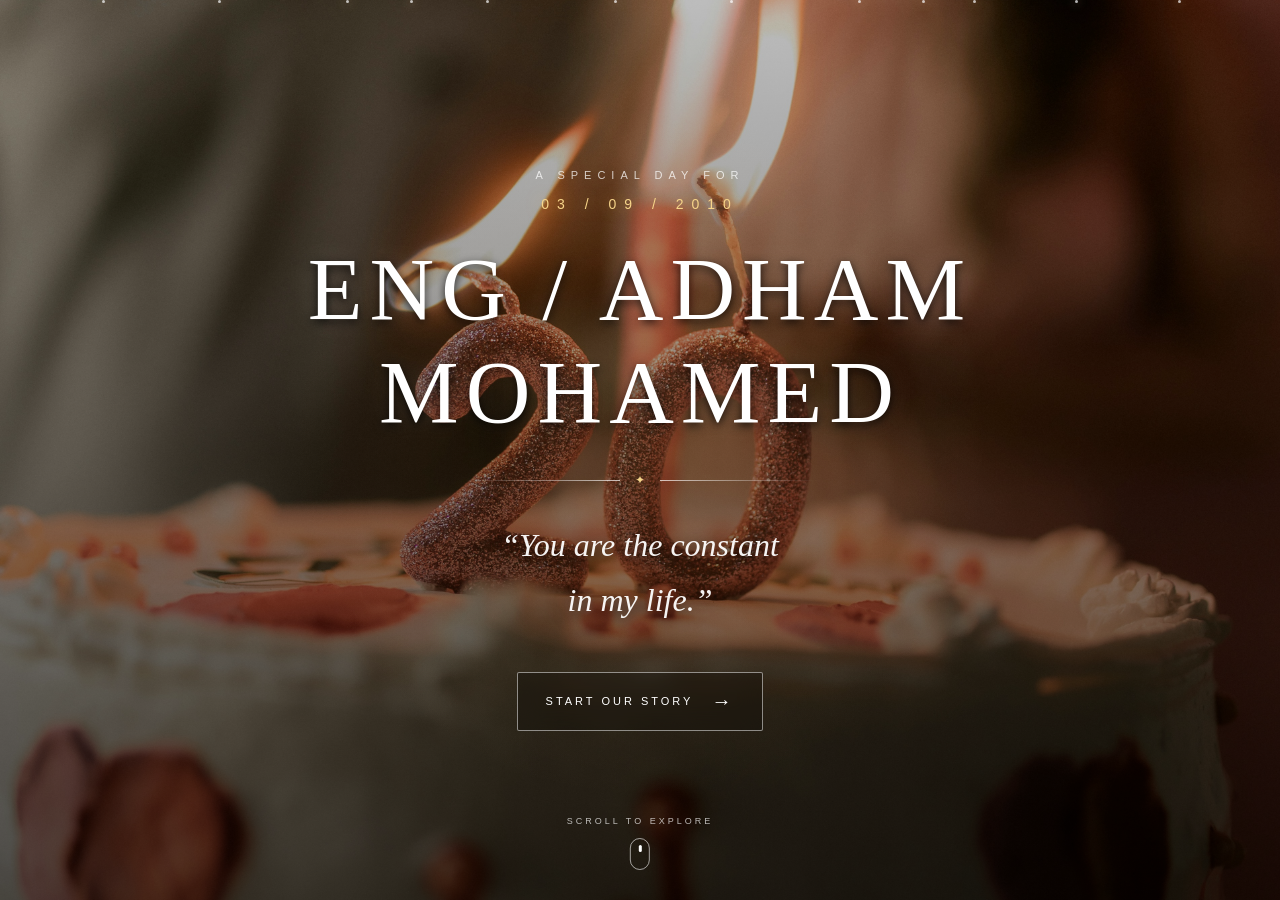
<file: index.html>
<!DOCTYPE html>
<html lang="en">

<head>
    <meta charset="UTF-8">
    <meta name="viewport" content="width=device-width, initial-scale=1.0">

    <meta name="description" content="A special birthday story created for Adham Mohamed.">

    <title>For Adham ❤️</title>

    <link rel="stylesheet" href="style.css">
</head>

<body>

    <div class="page-loader" id="pageLoader">
    <div class="loader-content">
        <div class="loader-symbol">✦</div>
        <p>A SPECIAL STORY FOR</p>
        <h2>ADHAM</h2>
        <span></span>
    </div>
</div>

    <!-- Background -->
    <div class="background" aria-hidden="true"></div>
    <div class="overlay" aria-hidden="true"></div>

    <!-- Floating particles -->
    <div class="particles" aria-hidden="true">
        <span></span>
        <span></span>
        <span></span>
        <span></span>
        <span></span>
        <span></span>
        <span></span>
        <span></span>
        <span></span>
        <span></span>
        <span></span>
        <span></span>
    </div>

    <!-- Main content -->
    <main class="hero">

        <div class="hero-content">

            <p class="small-title">
                A SPECIAL DAY FOR
            </p>

            <p class="date">
                03 / 09 / 2010
            </p>

            <h1>
                ENG / ADHAM<br>
                MOHAMED
            </h1>

            <div class="divider" aria-hidden="true">
                <span></span>
                <i>✦</i>
                <span></span>
            </div>

            <p class="quote">
                “You are the constant<br>
                in my life.”
            </p>

            <button type="button" class="start-btn" aria-label="Start our story">
                <span>START OUR STORY</span>
                <strong aria-hidden="true">→</strong>
            </button>

        </div>

        <!-- Scroll indicator -->
        <div class="scroll-indicator" aria-hidden="true">

            <span>SCROLL TO EXPLORE</span>

            <div class="mouse">
                <div class="wheel"></div>
            </div>

        </div>

    </main>

    <script src="script.js"></script>

</body>

</html>
</file>
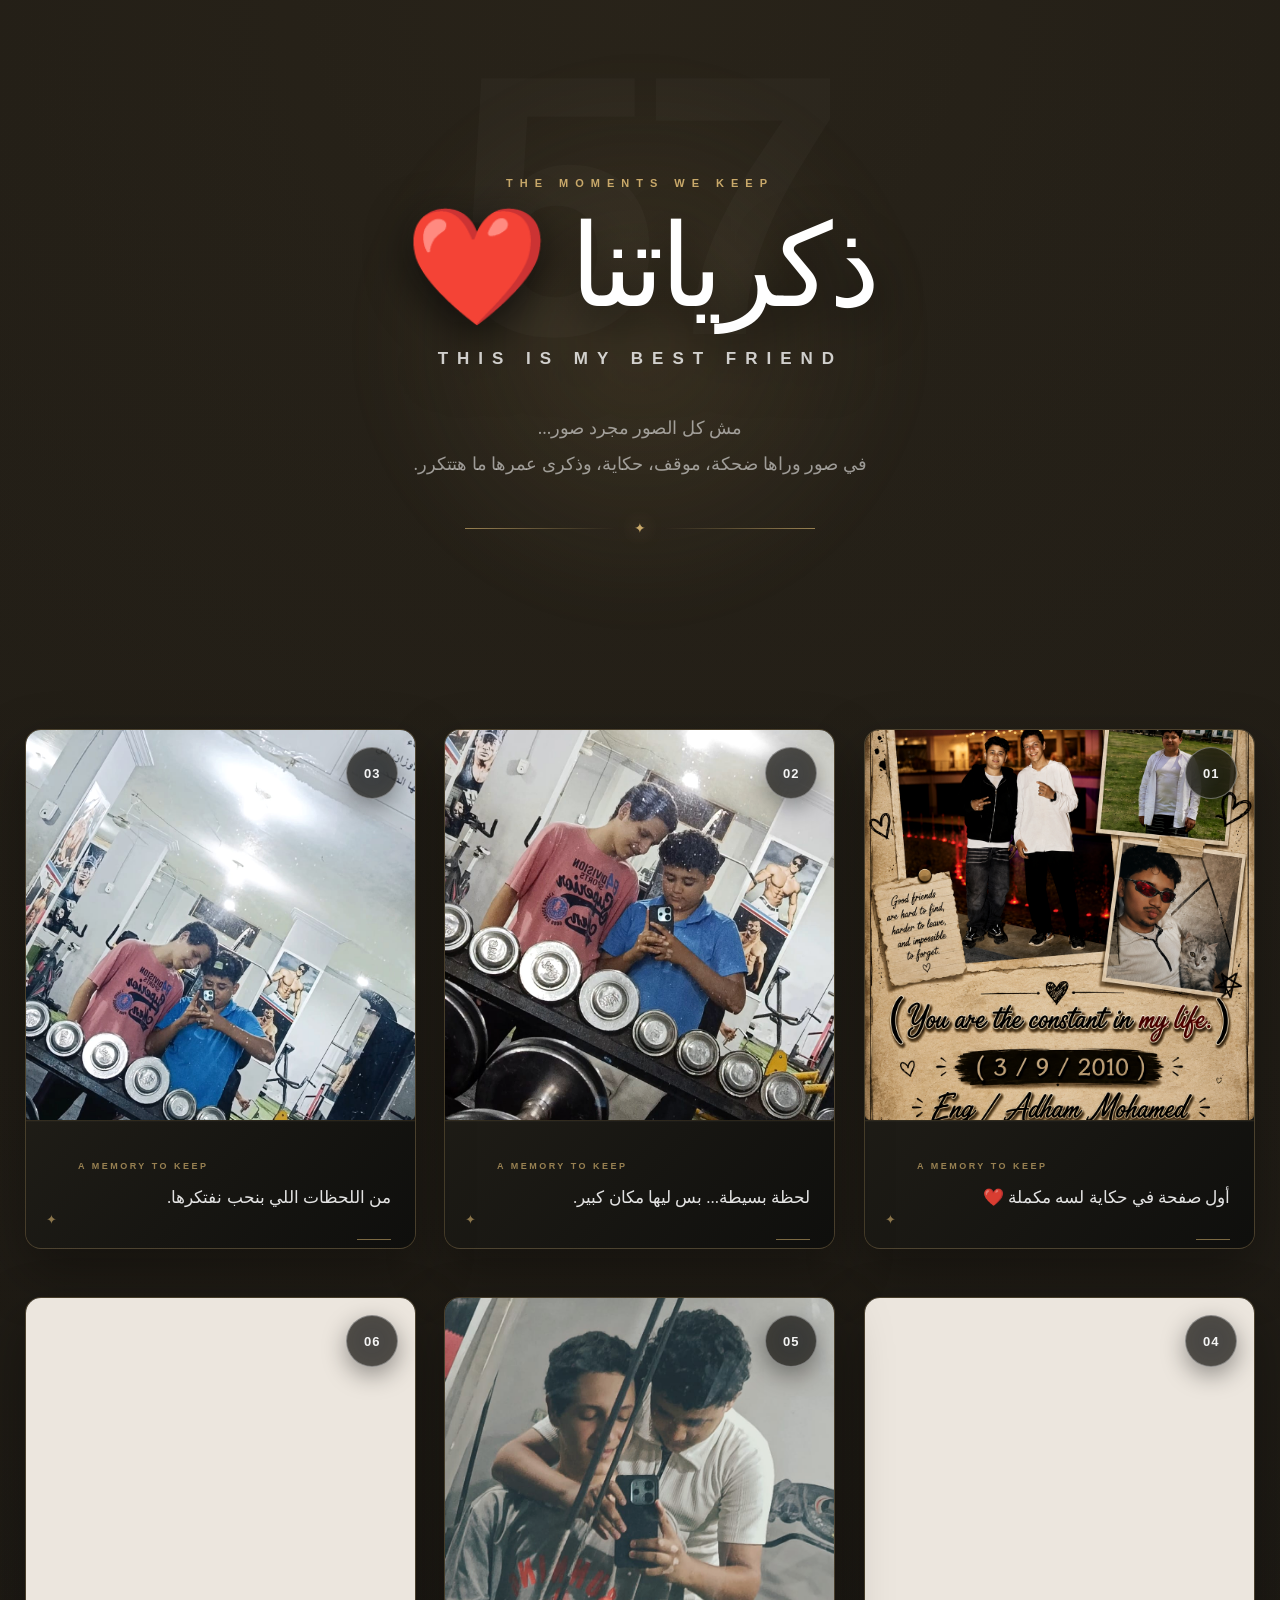
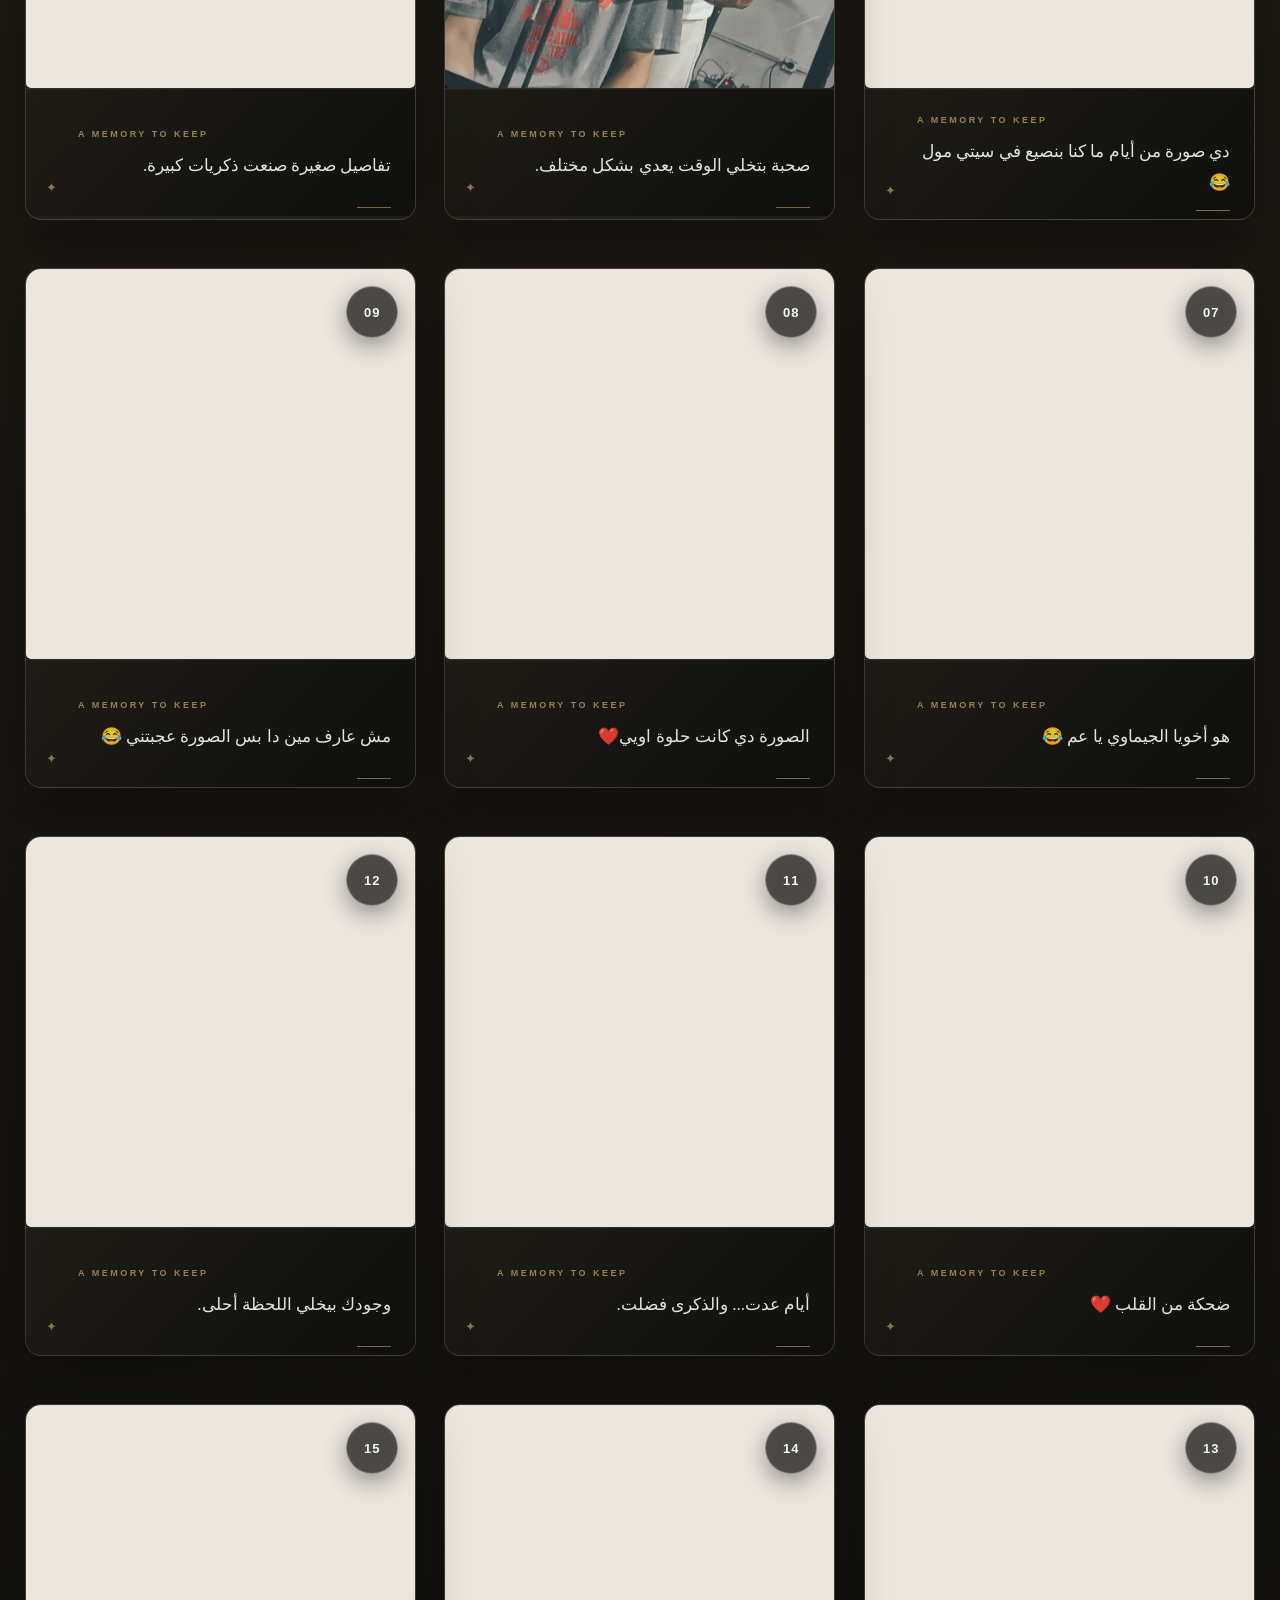
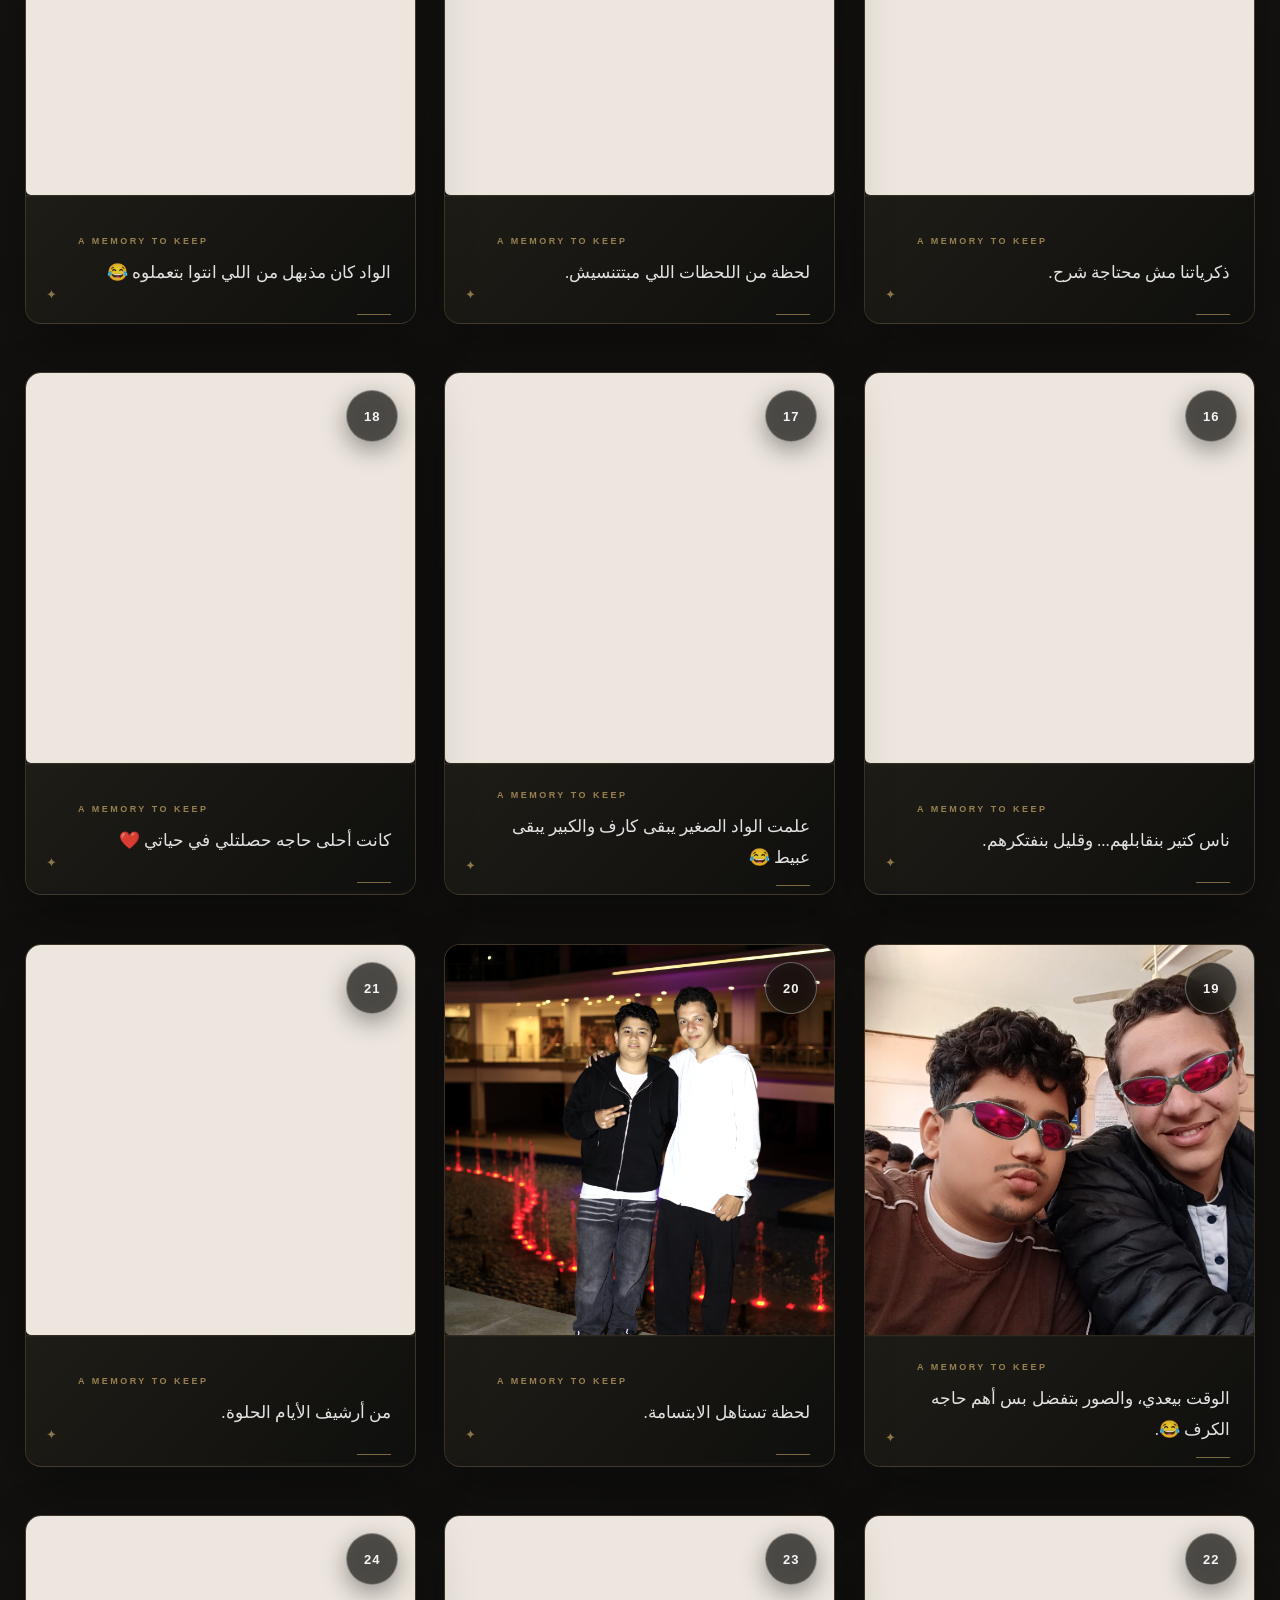
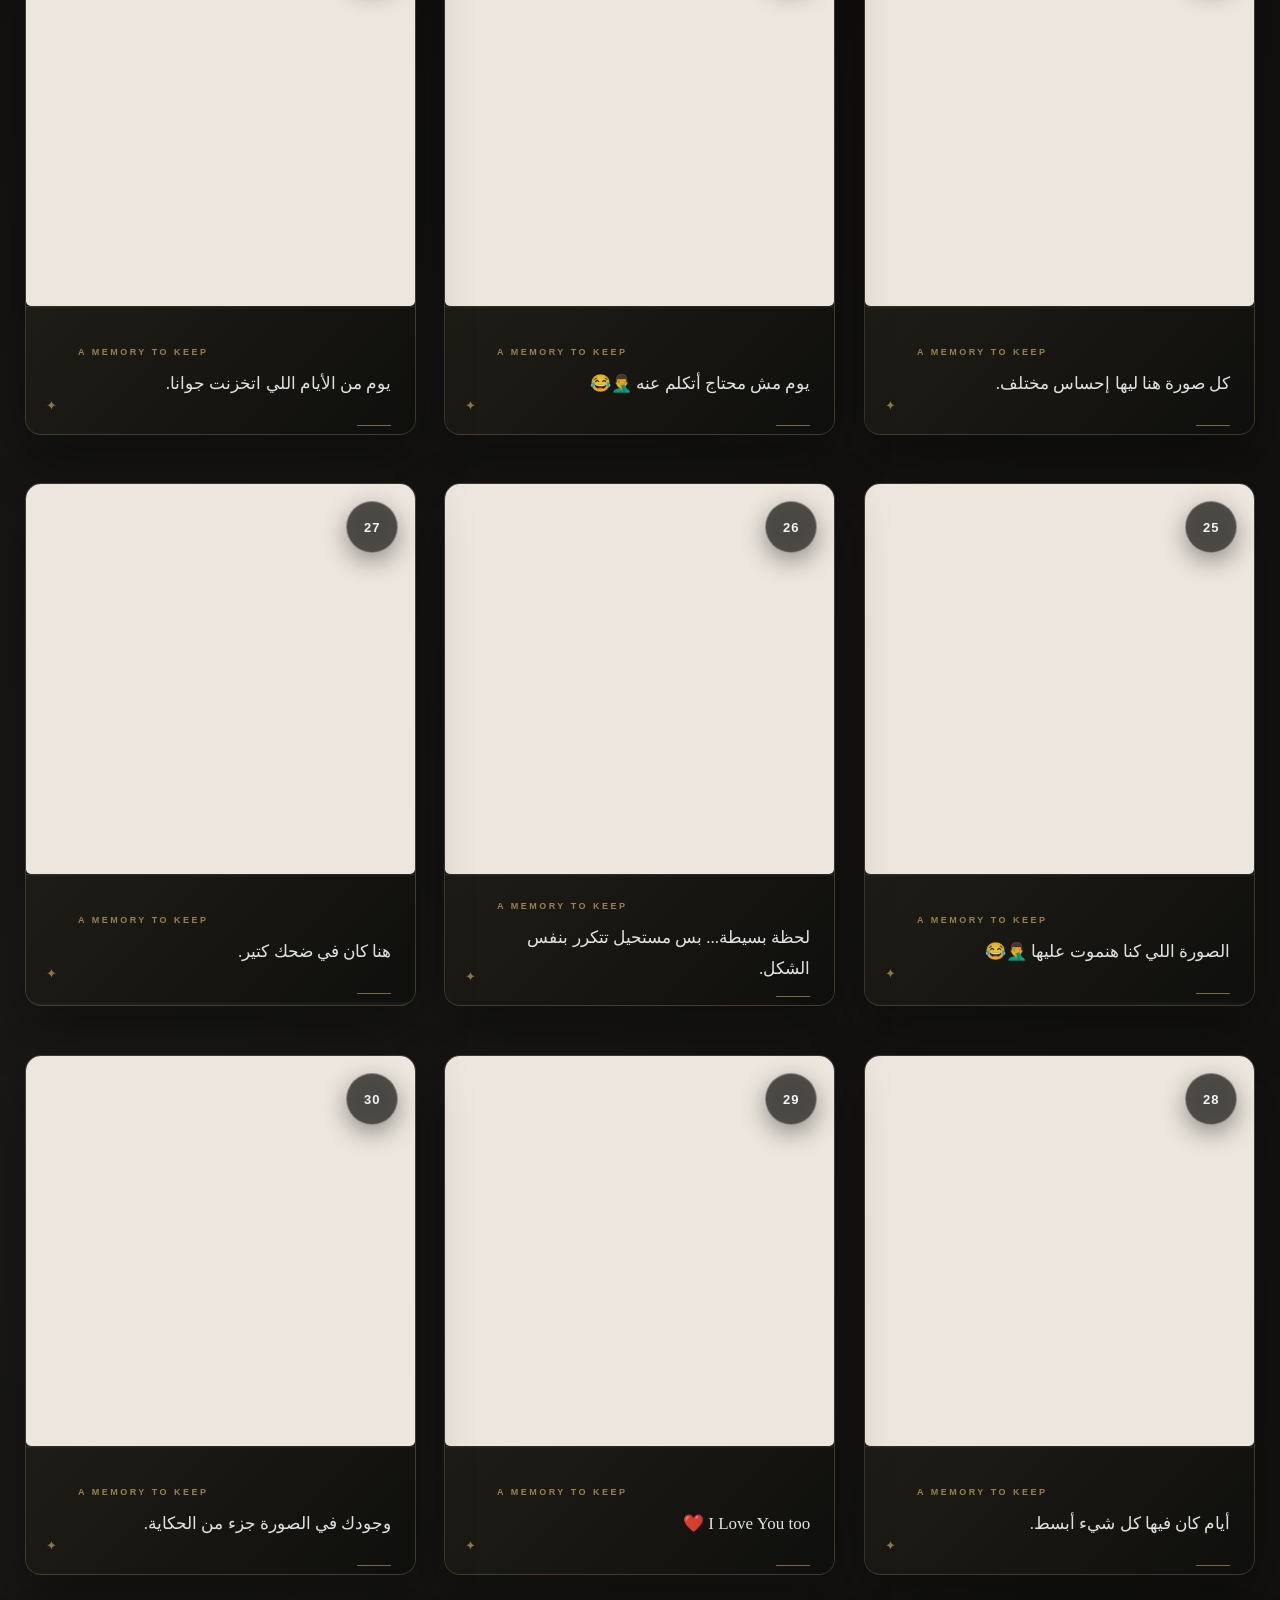
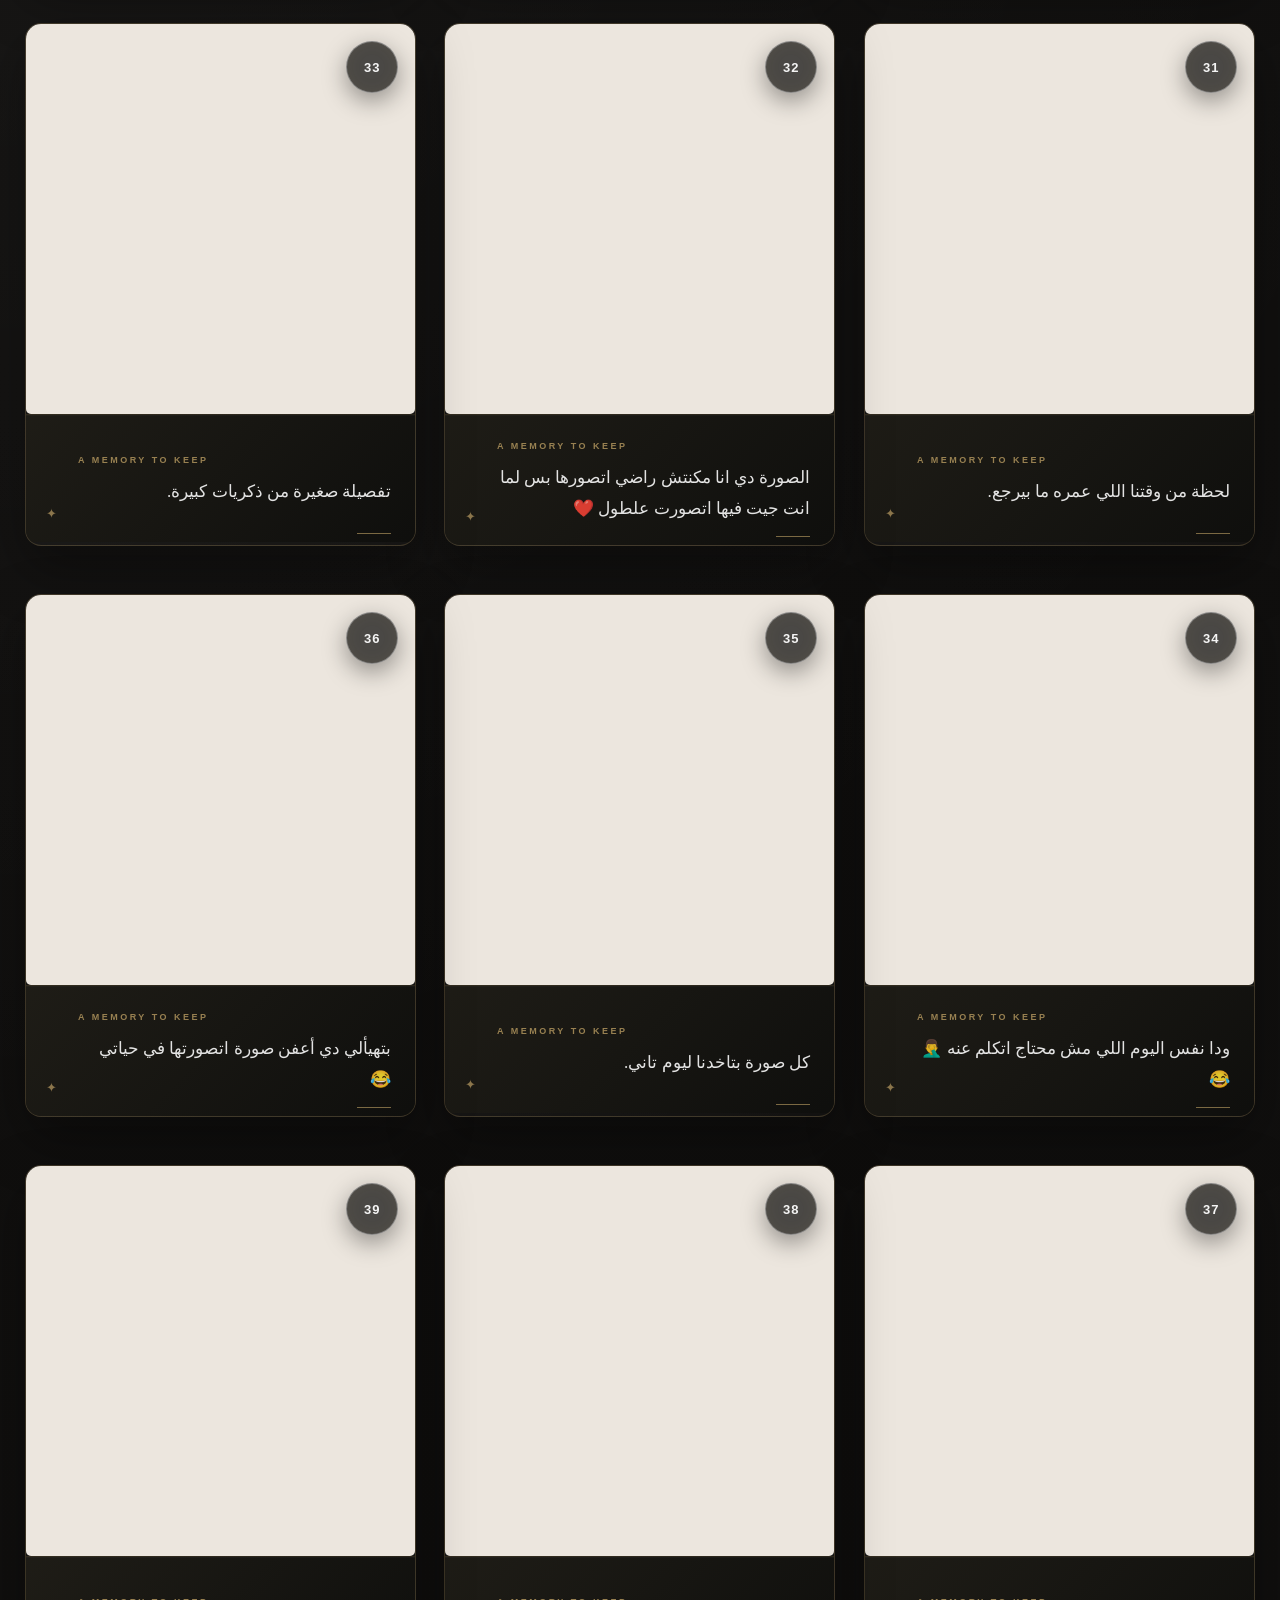
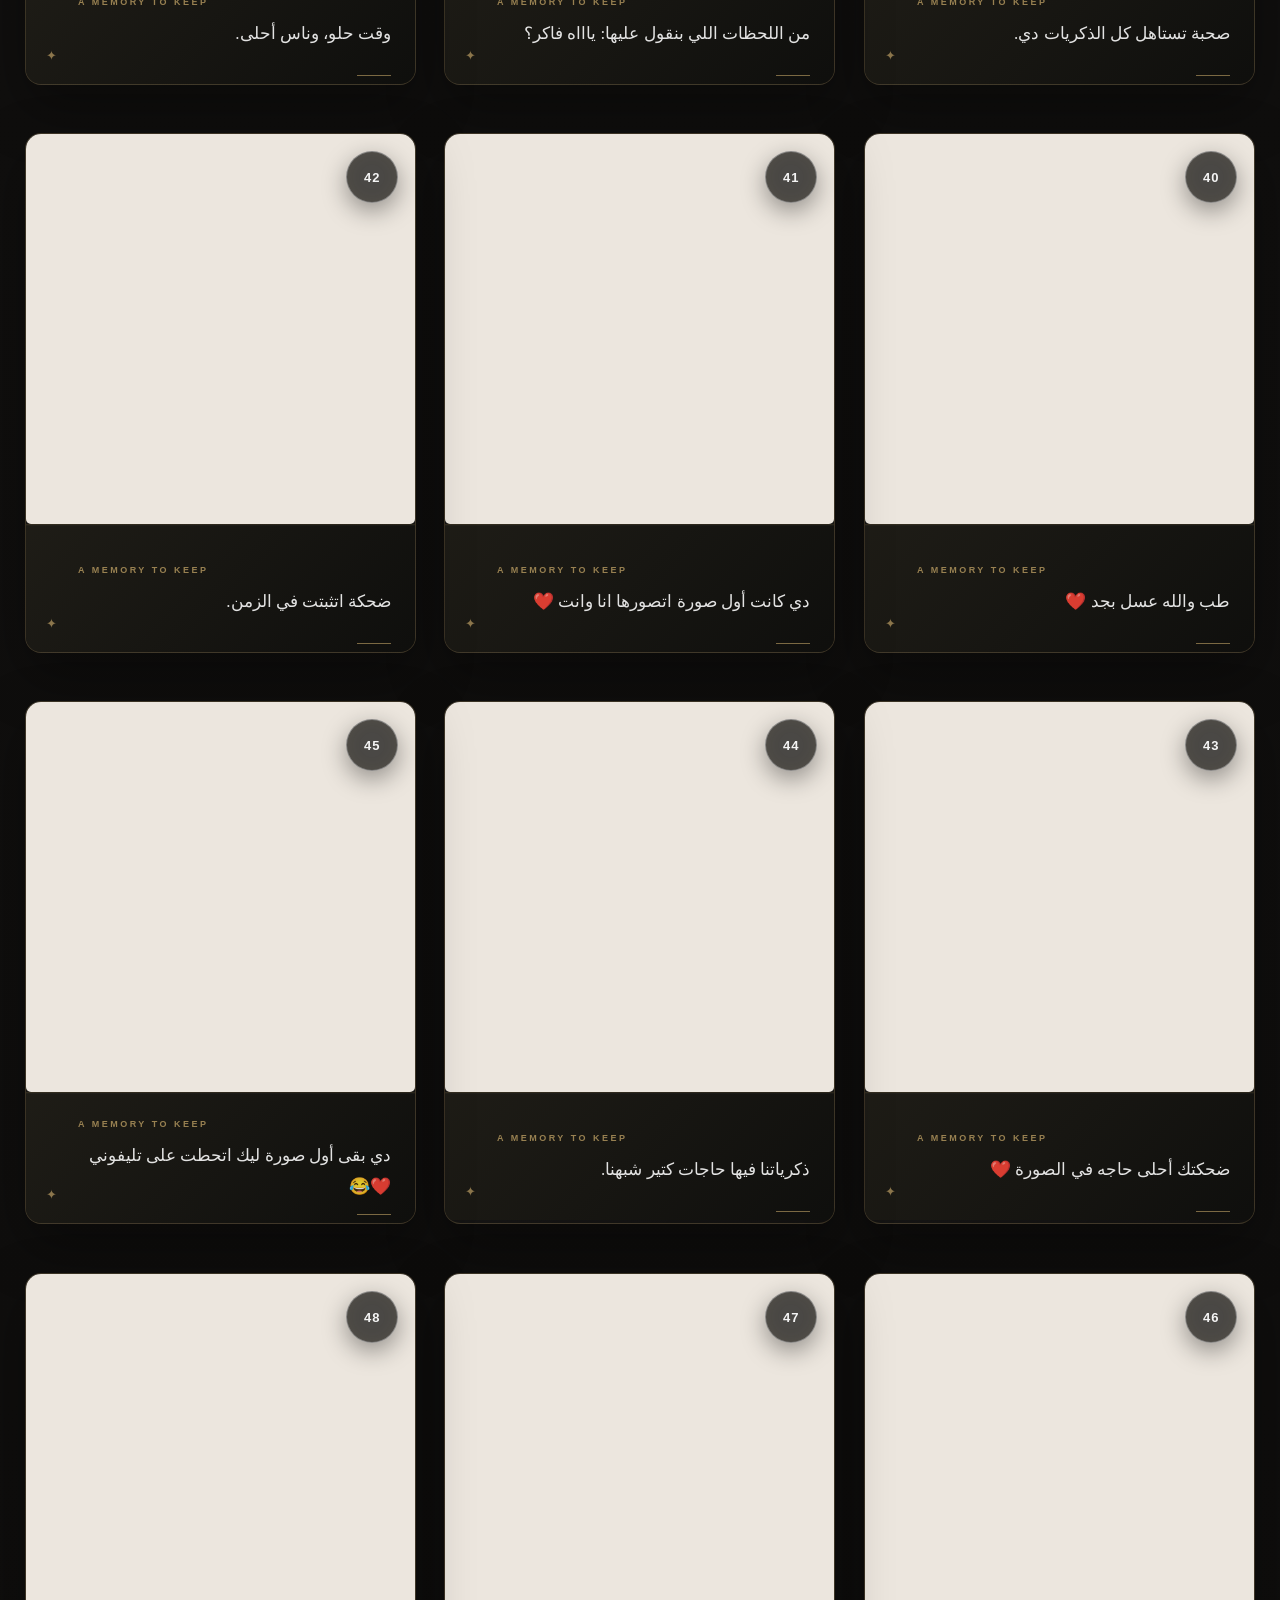
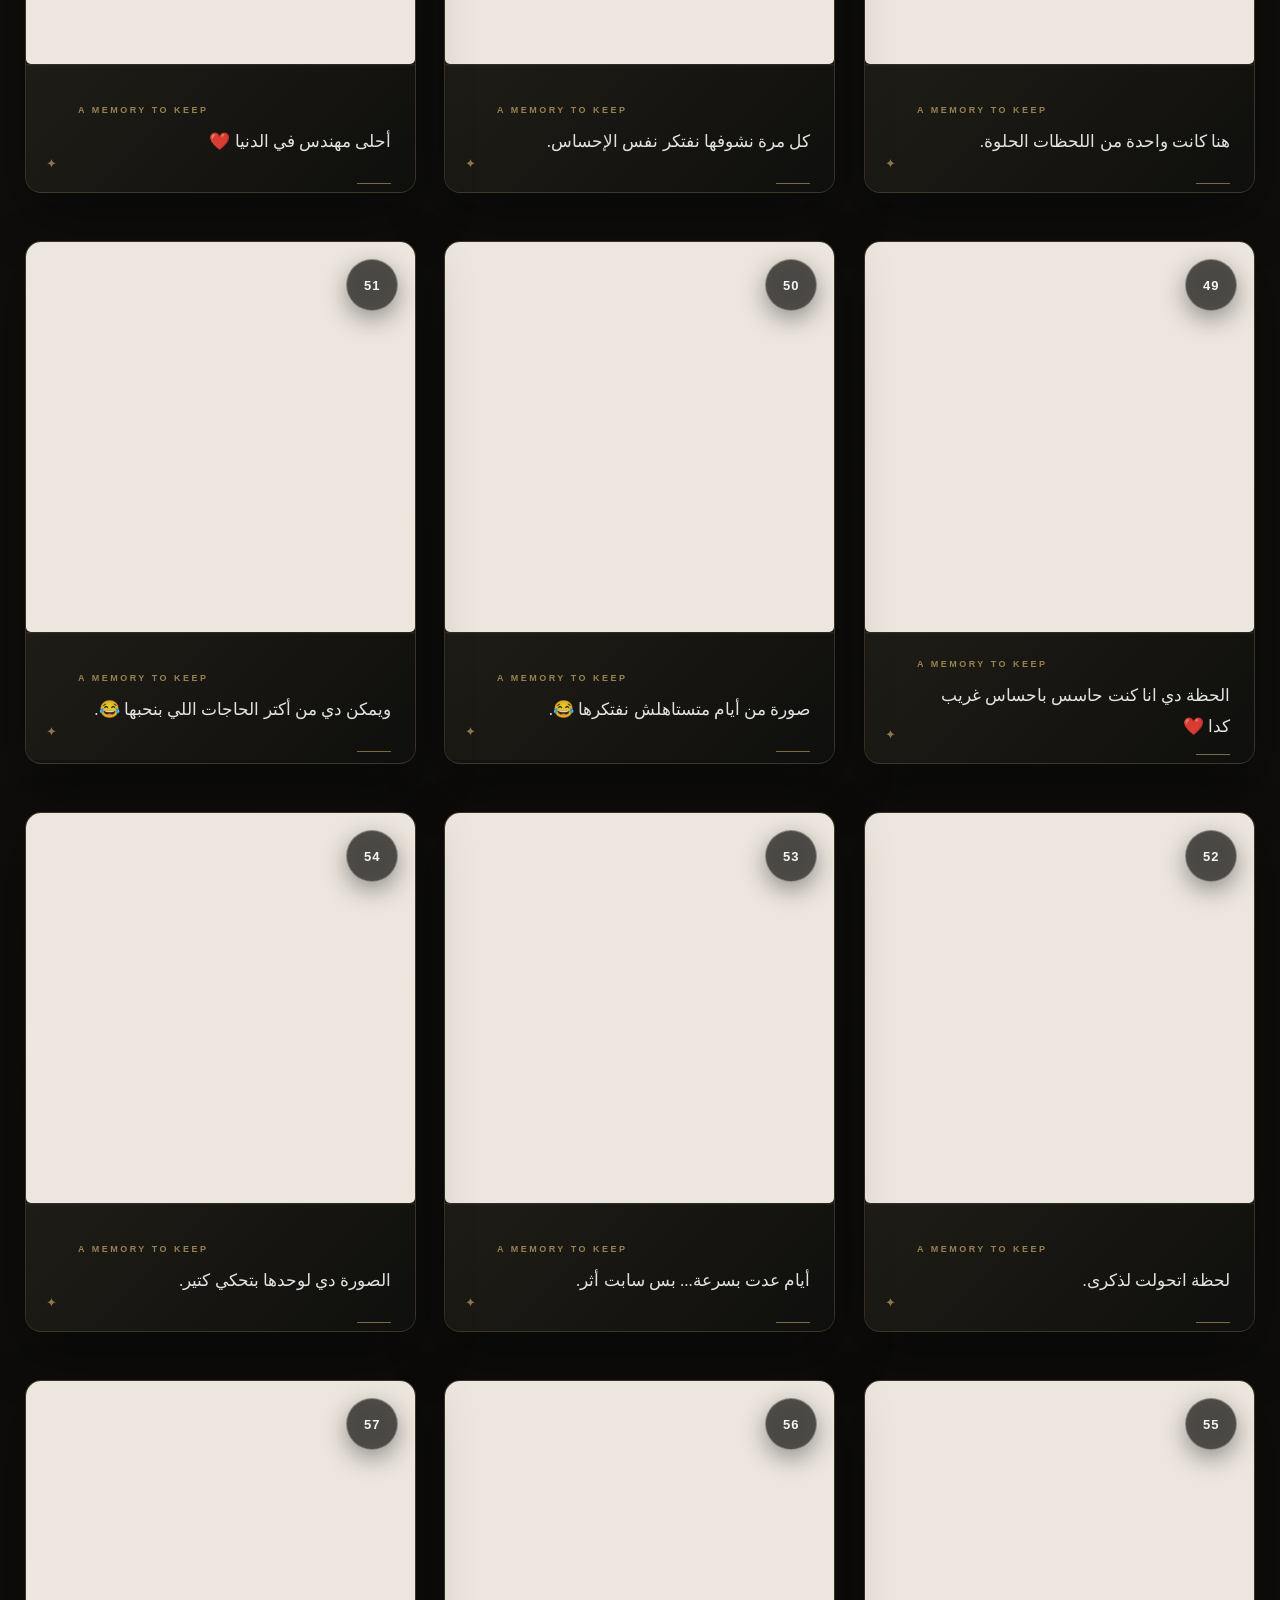
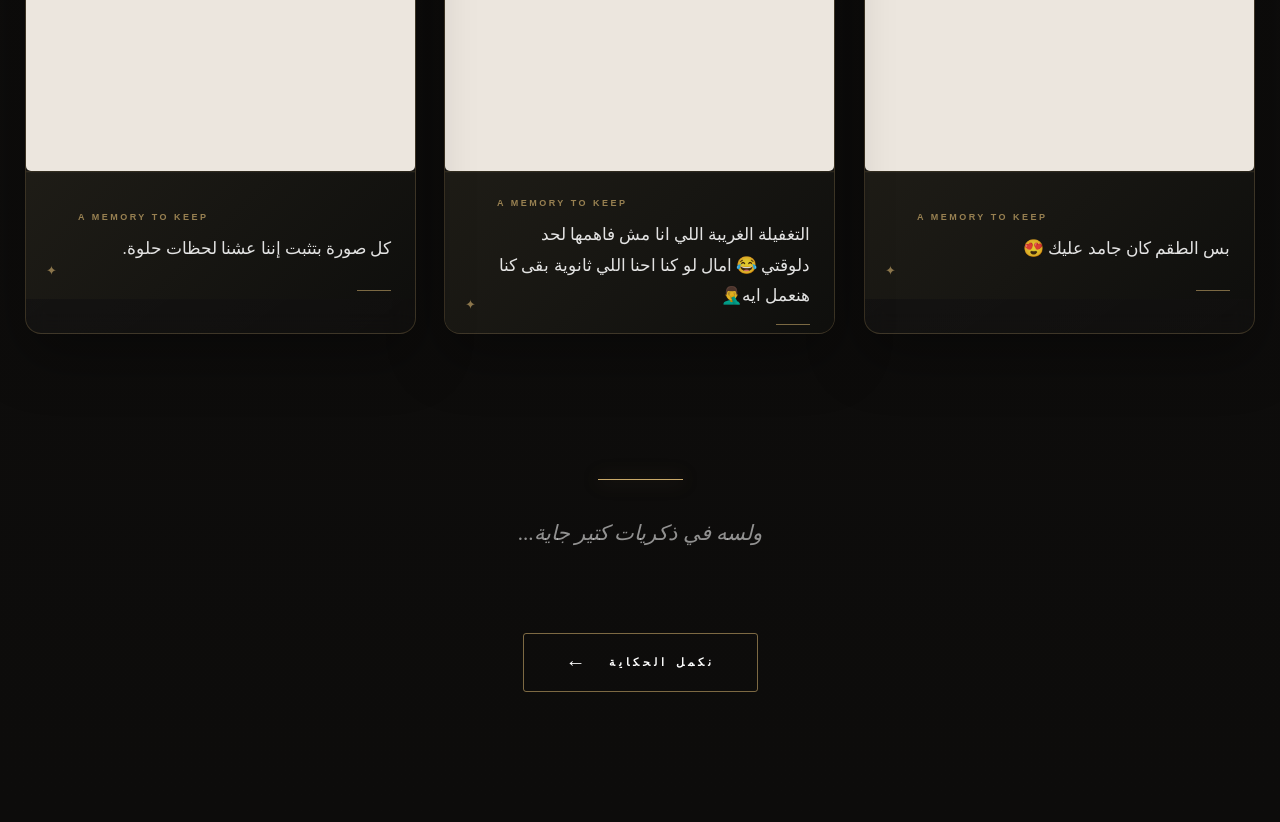
<file: memories.html>
<!DOCTYPE html>
<html lang="ar" dir="rtl">

<head>
    <meta charset="UTF-8">
    <meta name="viewport" content="width=device-width, initial-scale=1.0">

    <meta name="description" content="ذكريات زياد وأدهم ❤️">

    <title>ذكرياتنا | Adham ❤️</title>

    <link rel="stylesheet" href="style.css">
</head>

<body class="memories-page">

    <div class="page-loader" id="pageLoader">
    <div class="loader-content">
        <div class="loader-symbol">✦</div>
        <p>A SPECIAL STORY FOR</p>
        <h2>ADHAM</h2>
        <span></span>
    </div>
</div>

    <!-- Header -->
    <header class="memories-header">

        <p class="memories-label">THE MOMENTS WE KEEP</p>

        <h1>ذكرياتنا ❤️</h1>

        <p class="memories-intro">
            مش كل الصور مجرد صور...
            <br>
            في صور وراها ضحكة، موقف، حكاية، وذكرى عمرها ما هتتكرر.
        </p>

        <div class="memories-divider">
            <span></span>
            <i>✦</i>
            <span></span>
        </div>

    </header>


    <!-- Memories -->
    <main>

        <section class="memory-grid" id="memoryGrid">
            <!-- الصور والذكريات هتتضاف من JavaScript -->
        </section>


        <!-- Continue -->
        <section class="memories-end">

            <p>
                ولسه في ذكريات كتير جاية...
            </p>

            <button type="button" id="storyButton" class="continue-btn">
                <span>نكمل الحكاية</span>
                <strong>←</strong>
            </button>

        </section>

    </main>


    <script src="script.js"></script>

</body>

</html>
</file>
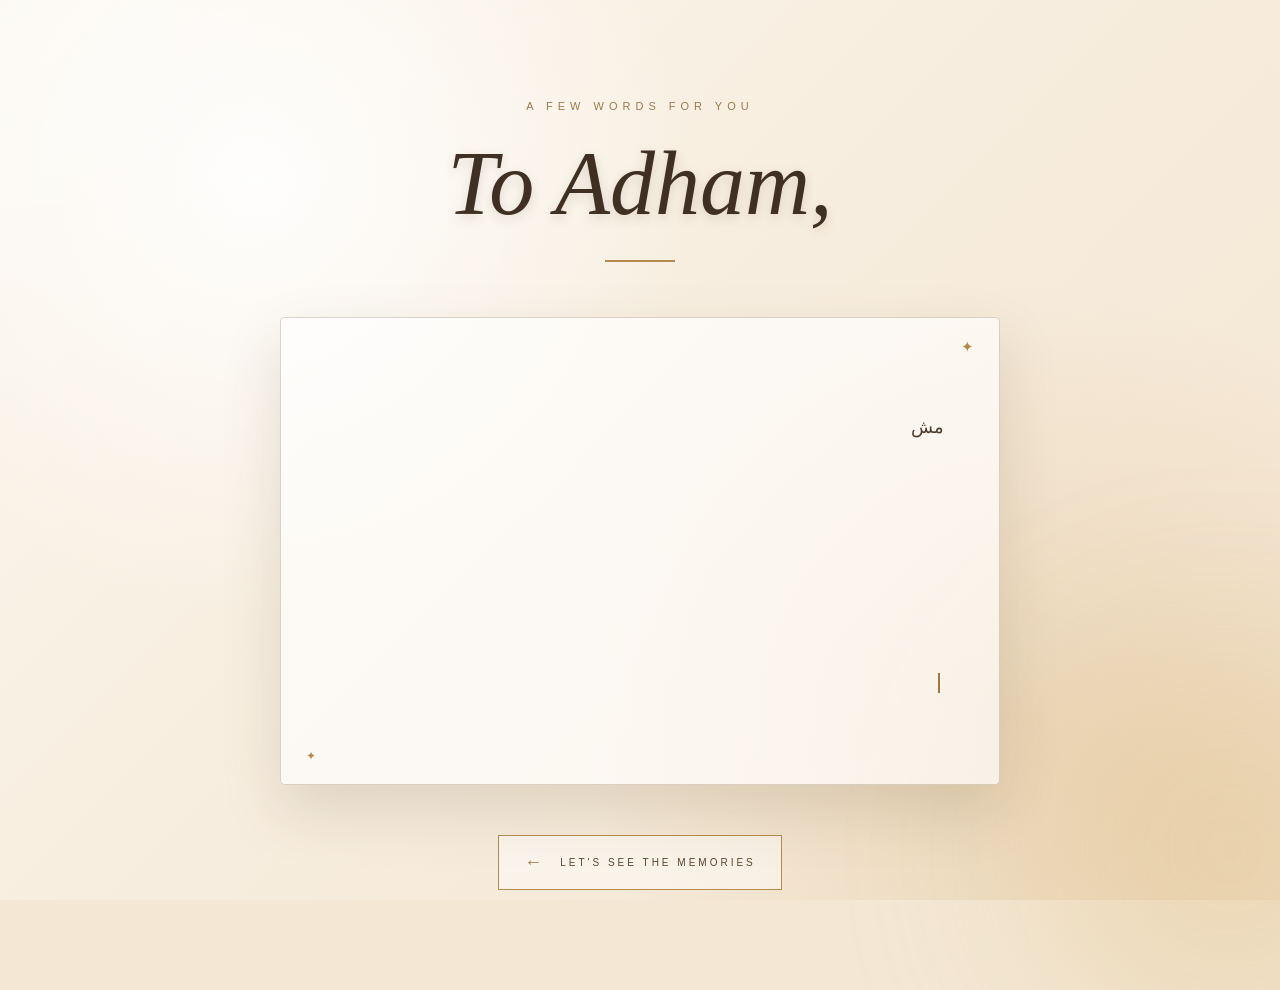
<file: message.html>
<!DOCTYPE html>
<html lang="ar" dir="rtl">

<head>
    <meta charset="UTF-8">
    <meta name="viewport" content="width=device-width, initial-scale=1.0">

    <meta
        name="description"
        content="A special birthday message for Adham."
    >

    <title>رسالة إلى أدهم ❤️</title>

    <link rel="stylesheet" href="style.css">
</head>

<body class="message-page">

    <div class="page-loader" id="pageLoader">
    <div class="loader-content">
        <div class="loader-symbol">✦</div>
        <p>A SPECIAL STORY FOR</p>
        <h2>ADHAM</h2>
        <span></span>
    </div>
</div>

    <!-- Background -->
    <div class="message-bg" aria-hidden="true"></div>

    <div class="glow glow-1" aria-hidden="true"></div>
    <div class="glow glow-2" aria-hidden="true"></div>

    <main class="message-container">

        <p class="message-label" dir="ltr">
            A FEW WORDS FOR YOU
        </p>

        <h1 class="message-title" dir="ltr">
            To Adham,
        </h1>

        <div class="message-line" aria-hidden="true"></div>

        <article class="letter">

            <div
                class="typing-text"
                id="typingText"
                aria-live="polite"
            ></div>

            <span
                class="cursor"
                aria-hidden="true"
            ></span>

            <p
                class="signature"
                id="signature"
            >
                — زياد ❤️
            </p>

        </article>

        <button
            type="button"
            class="continue-btn"
            aria-label="Continue to the memories"
        >
            <span dir="ltr">LET'S SEE THE MEMORIES</span>
            <strong aria-hidden="true">←</strong>
        </button>

    </main>

    <script src="script.js"></script>

</body>

</html>
</file>
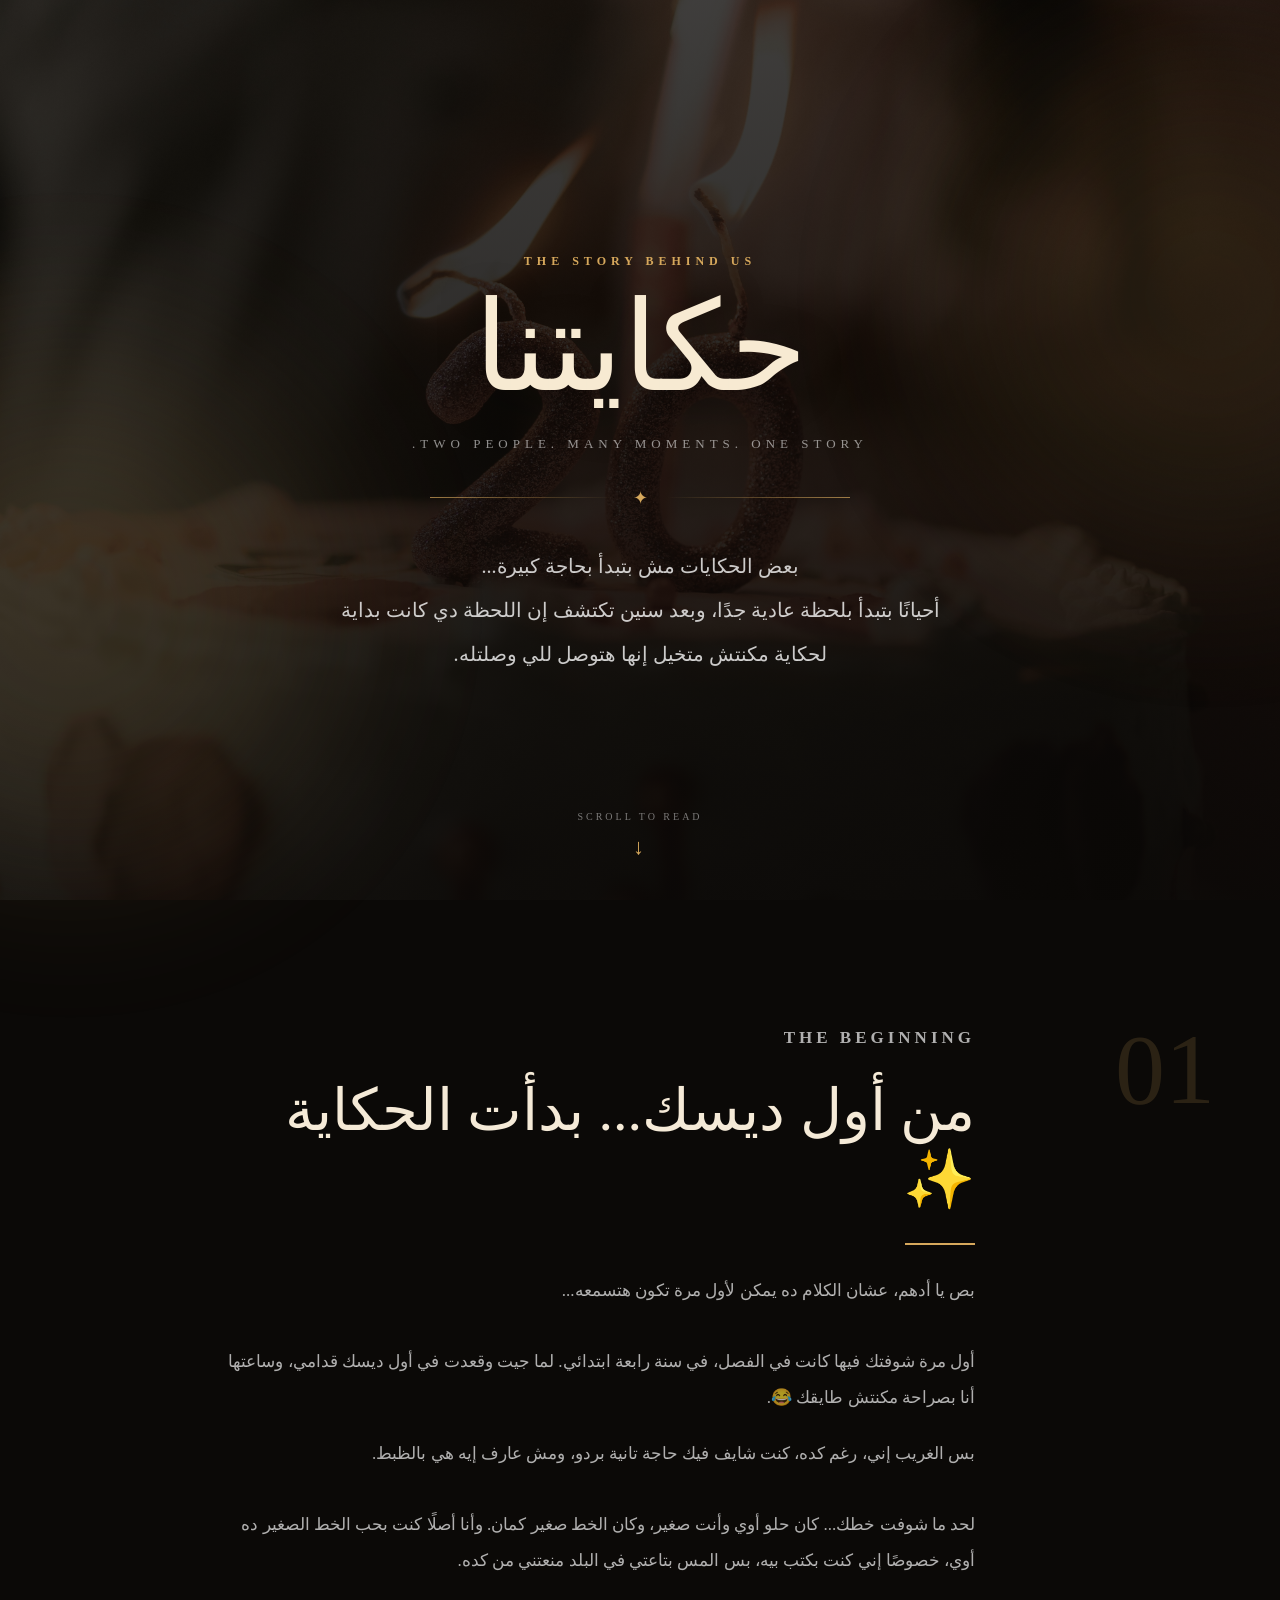
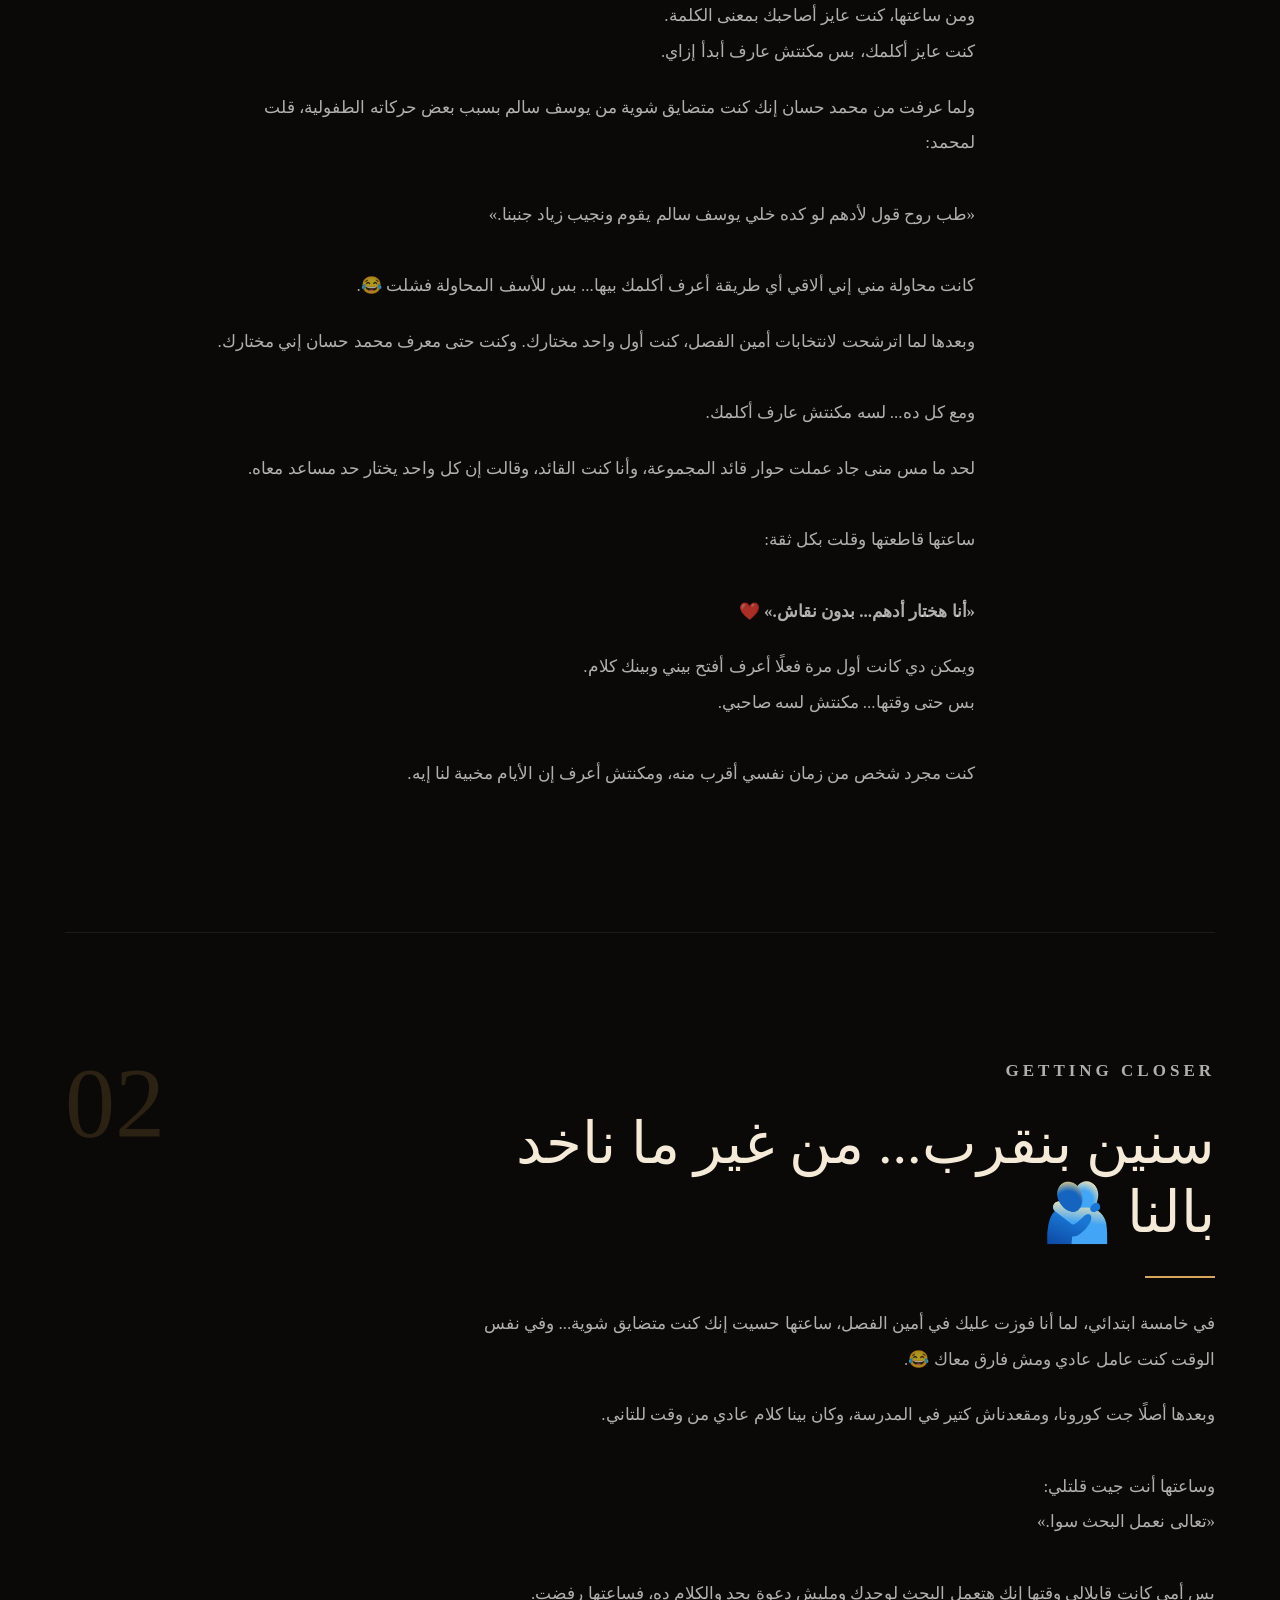
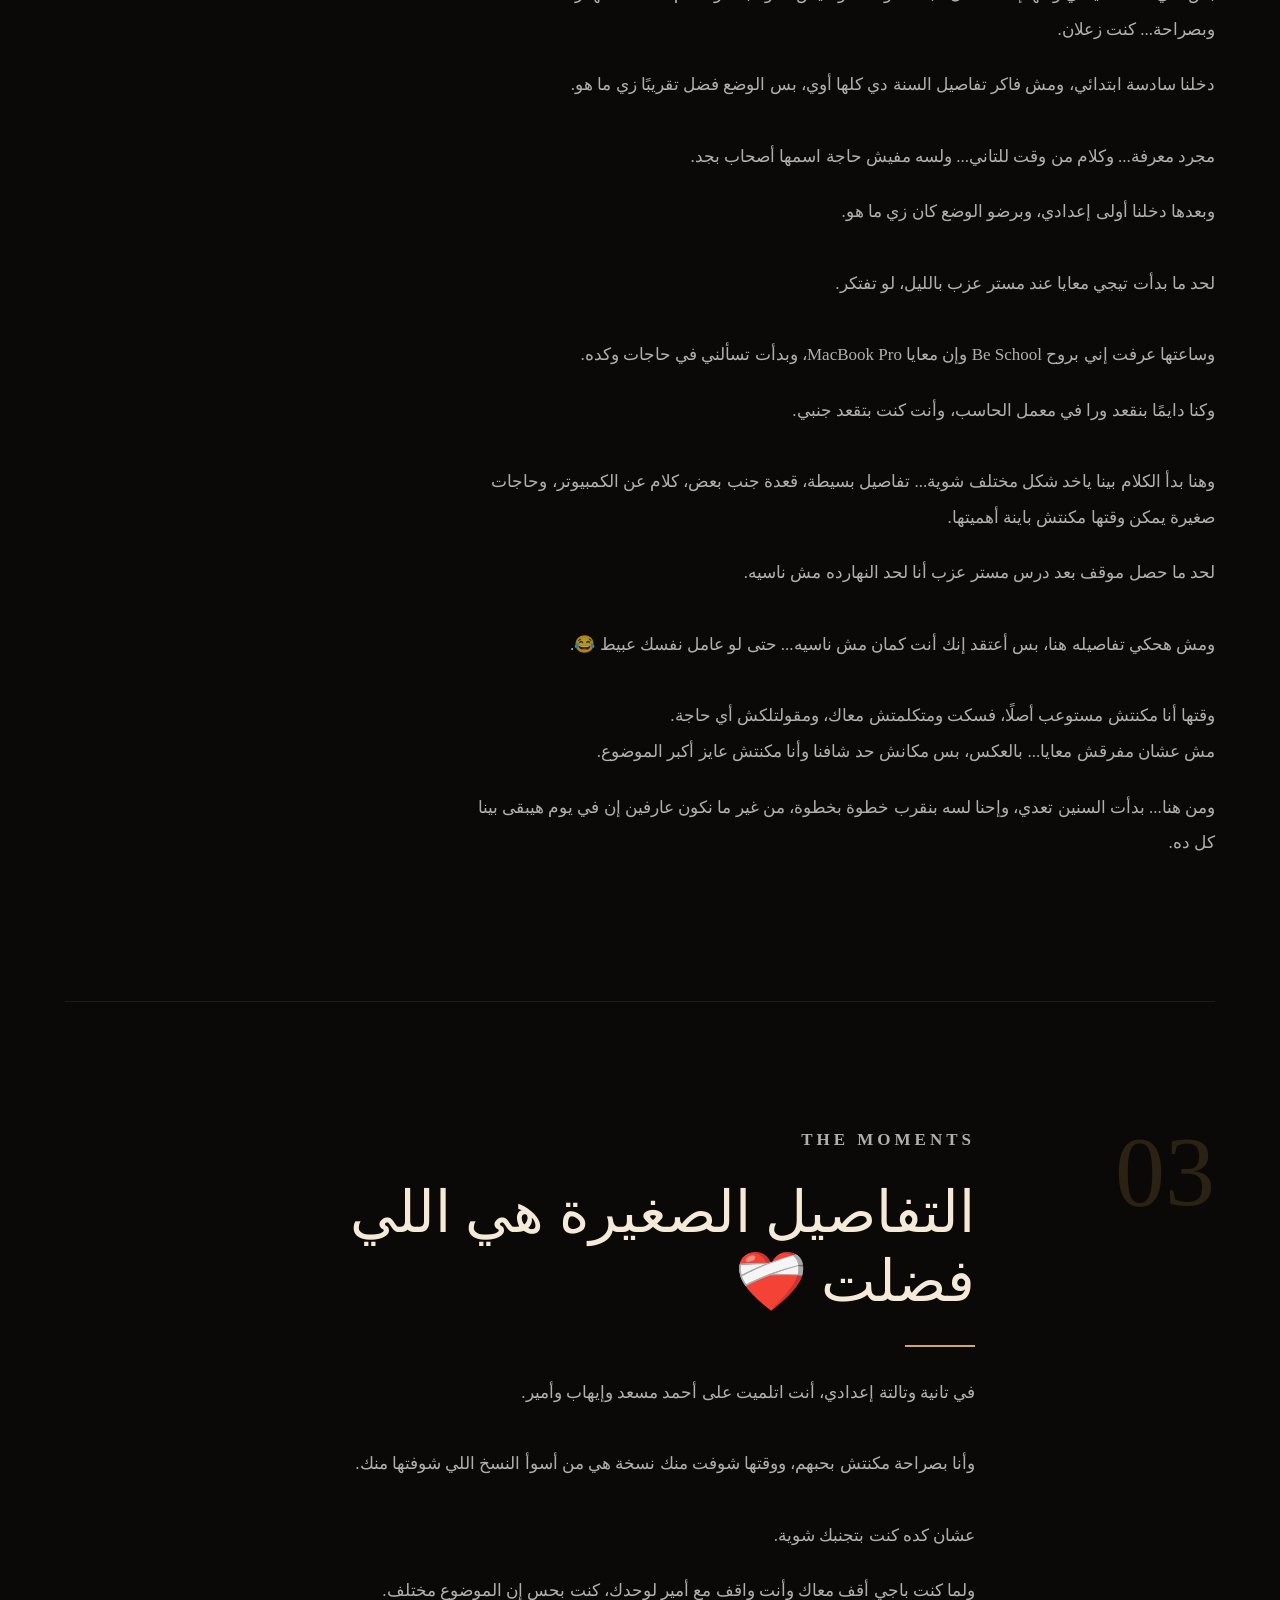
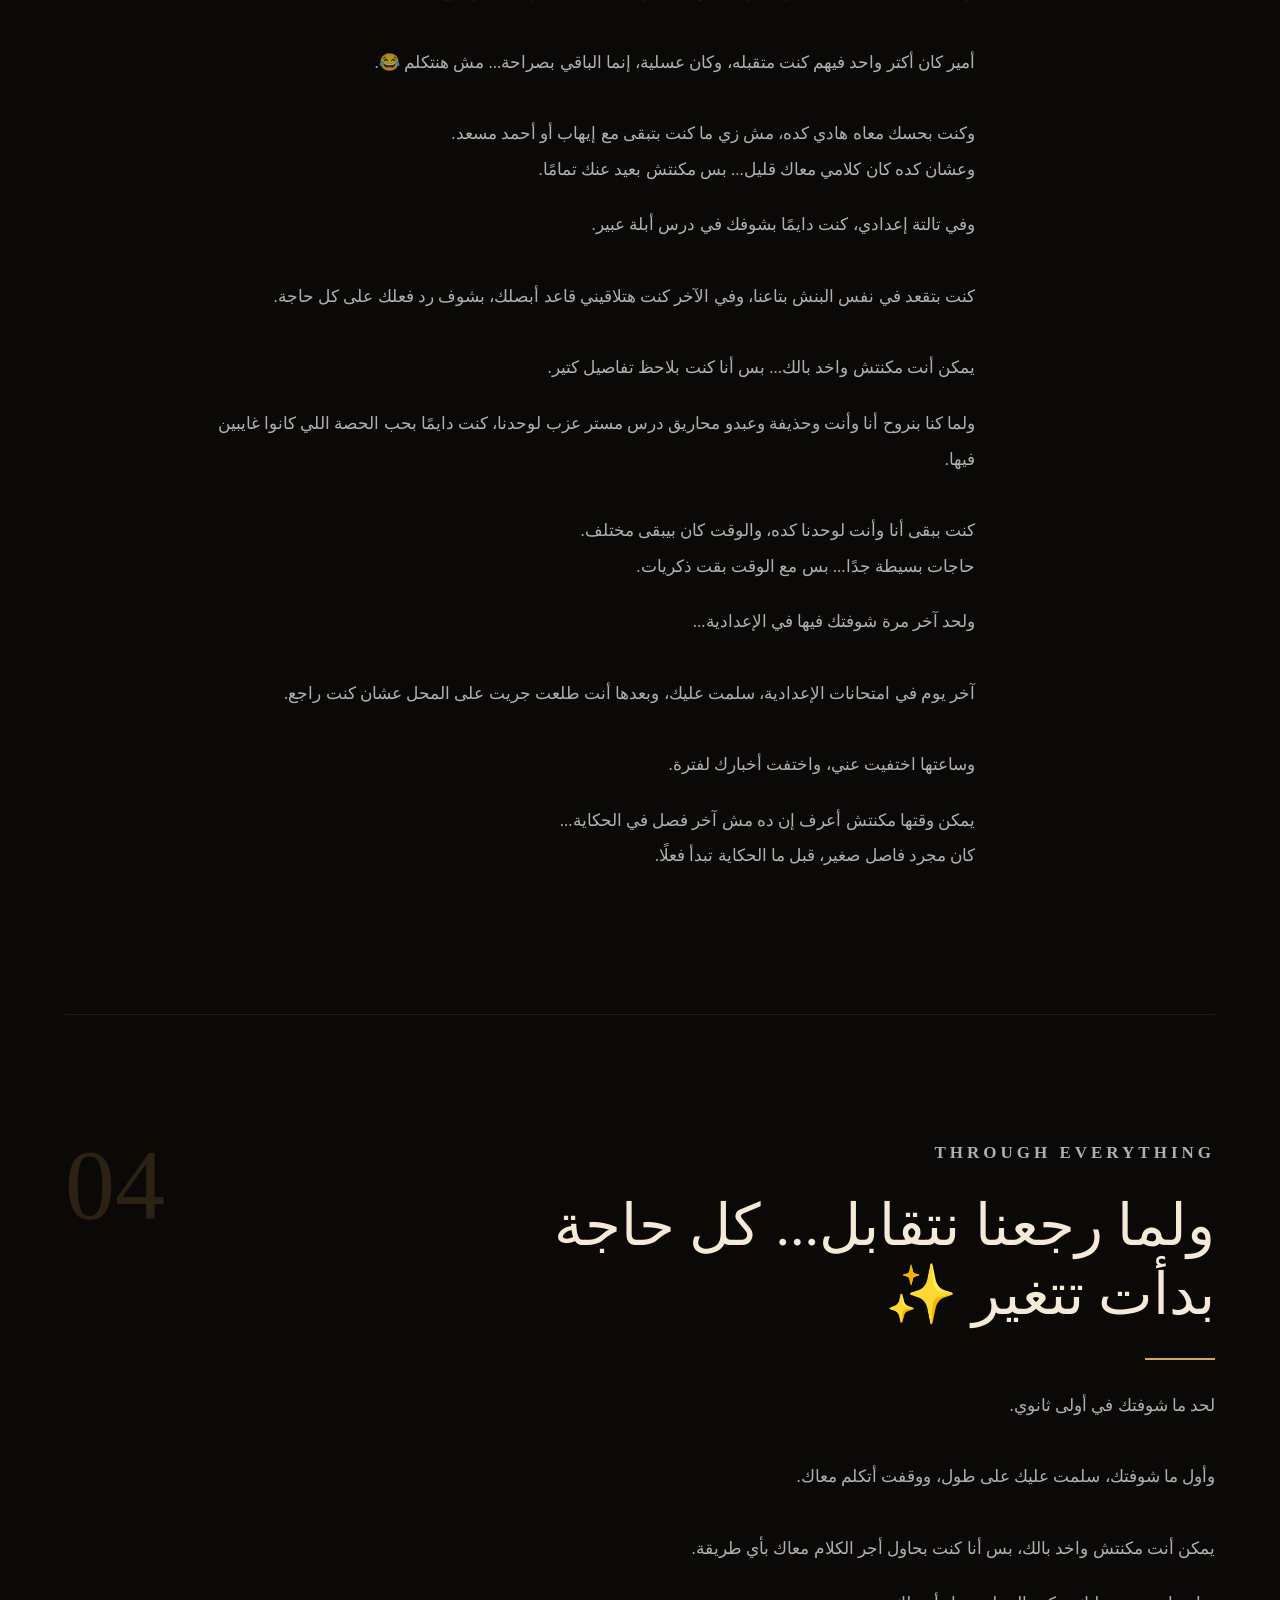
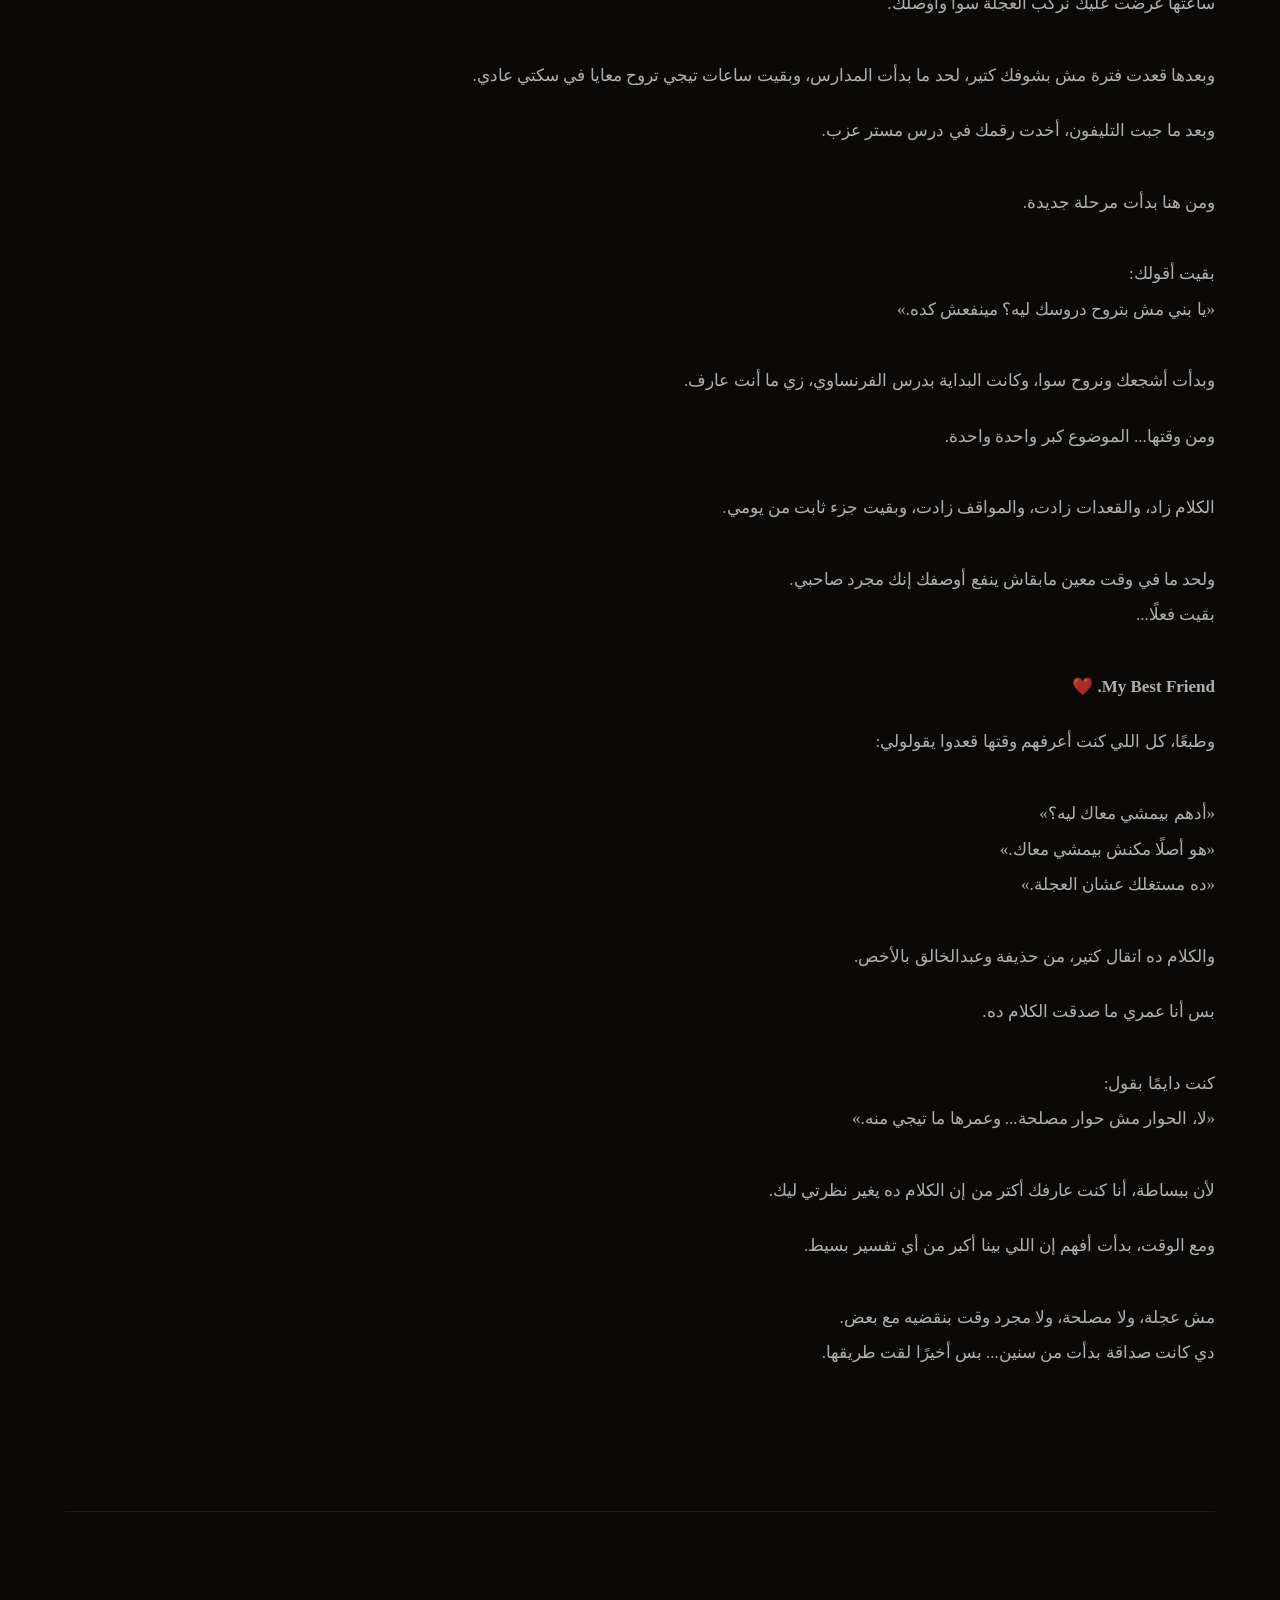
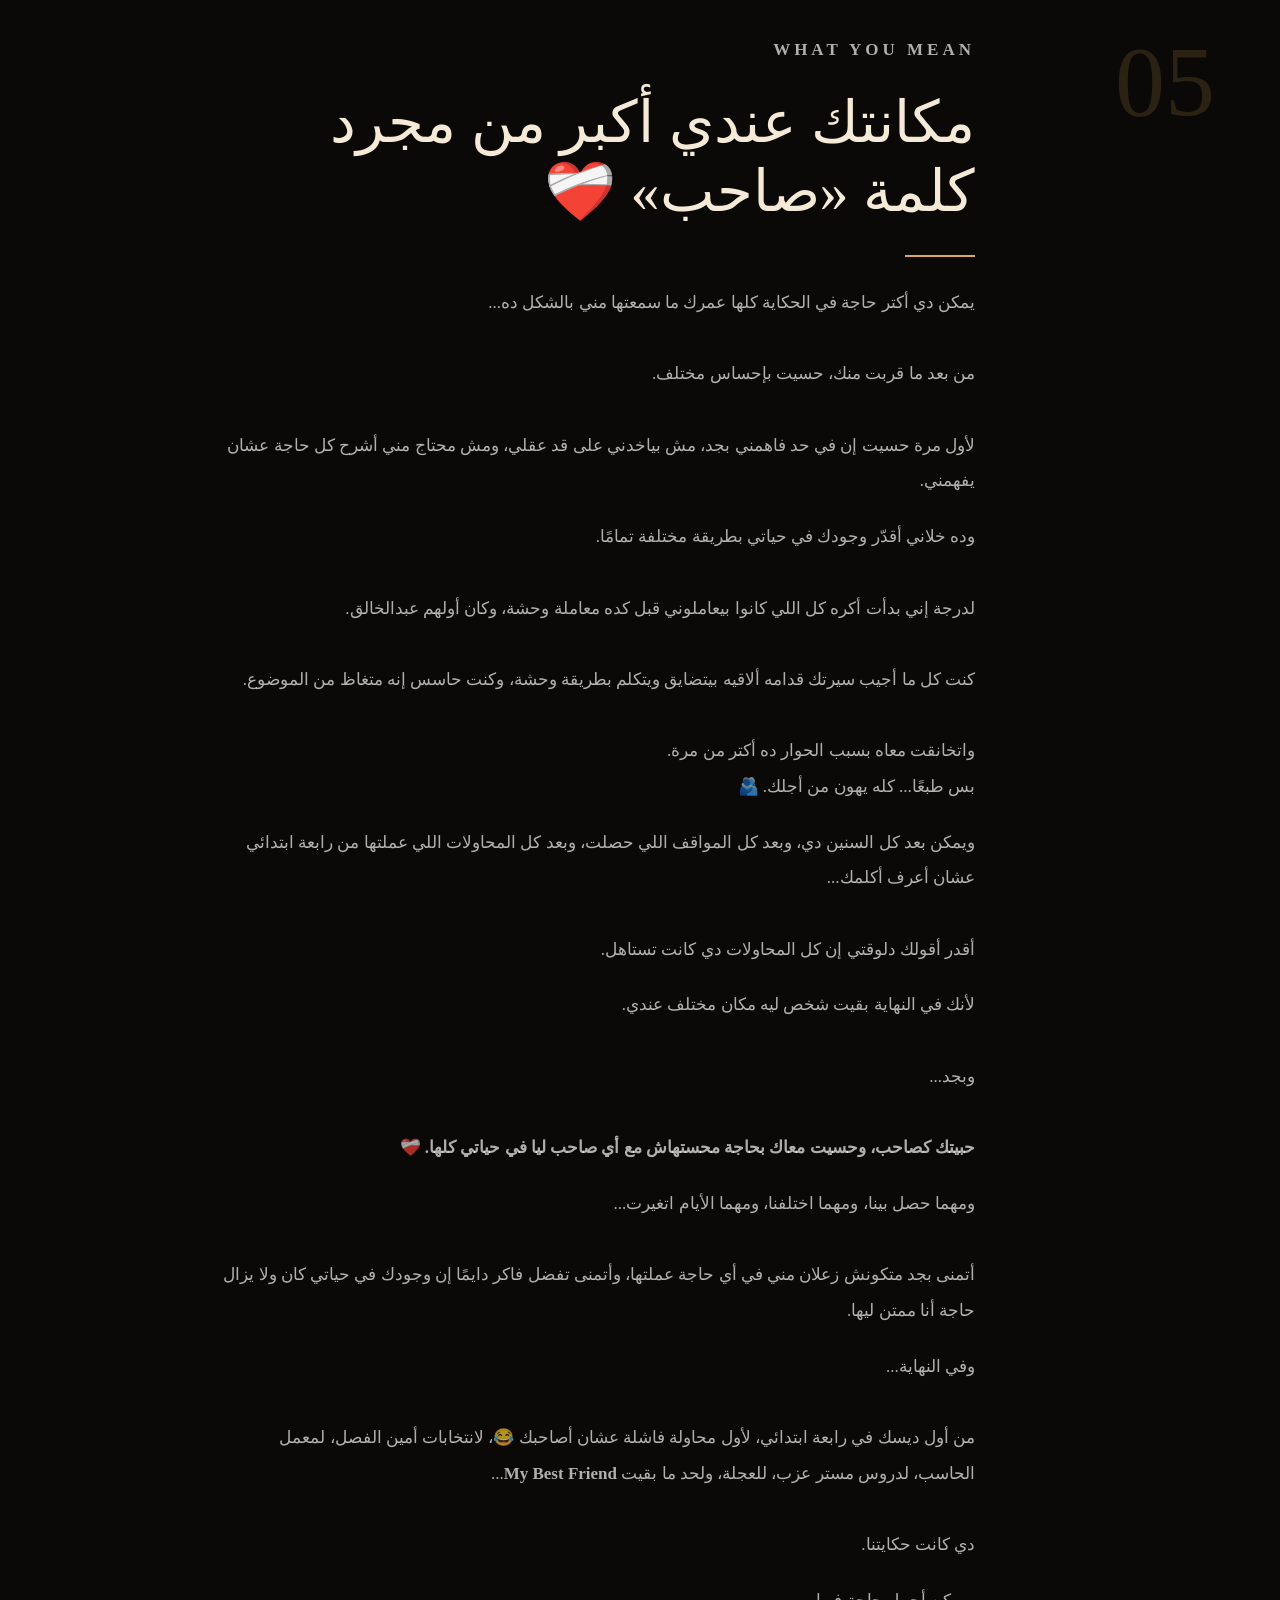
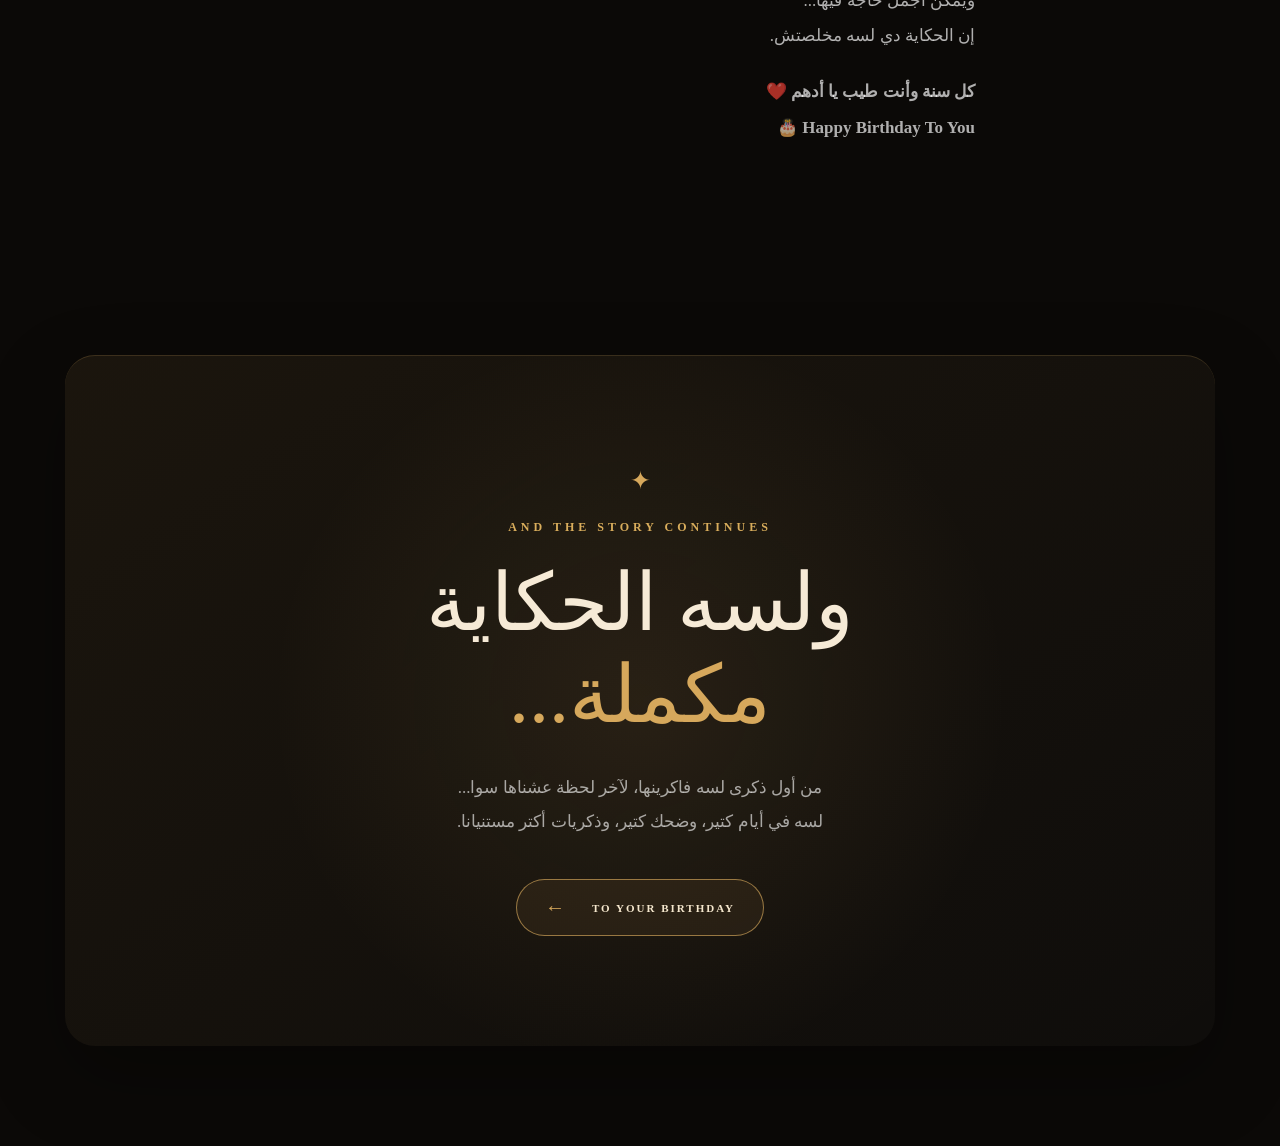
<file: story.html>
<!DOCTYPE html>
<html lang="ar" dir="rtl">

<head>

    <meta charset="UTF-8">
    <meta name="viewport" content="width=device-width, initial-scale=1.0">

    <meta name="description" content="The story behind a special friendship between Ziad and Adham.">

    <title>Our Story | Adham ❤️</title>

    <link rel="stylesheet" href="style.css">

</head>


<body class="story-page">

    <div class="page-loader" id="pageLoader">
    <div class="loader-content">
        <div class="loader-symbol">✦</div>
        <p>A SPECIAL STORY FOR</p>
        <h2>ADHAM</h2>
        <span></span>
    </div>
</div>


    <!-- ========================================
         BACKGROUND
    ======================================== -->

    <div class="story-background"></div>

    <div class="story-glow story-glow-1"></div>

    <div class="story-glow story-glow-2"></div>


    <!-- ========================================
         HERO
    ======================================== -->

    <header class="story-hero">

        <div class="story-hero-content">

            <p class="story-label">
                THE STORY BEHIND US
            </p>

            <h1>
                حكايتنا
            </h1>

            <p class="story-hero-english">
                TWO PEOPLE. MANY MOMENTS. ONE STORY.
            </p>

            <div class="story-divider">
                <span></span>
                <i>✦</i>
                <span></span>
            </div>

            <p class="story-intro">

                بعض الحكايات مش بتبدأ بحاجة كبيرة...

                <br>

                أحيانًا بتبدأ بلحظة عادية جدًا،
                وبعد سنين تكتشف إن اللحظة دي
                كانت بداية لحكاية مكنتش متخيل إنها هتوصل للي وصلتله.

            </p>

        </div>


        <div class="story-scroll">

            <span>
                SCROLL TO READ
            </span>

            <i>
                ↓
            </i>

        </div>

    </header>



    <!-- ========================================
         STORY CONTENT
    ======================================== -->

    <main class="story-content">


        <!-- ========================================
             CHAPTER 01
        ======================================== -->

        <section class="story-chapter">

            <div class="chapter-number">
                01
            </div>


            <div class="chapter-content">

                <p class="chapter-label">
                    THE BEGINNING
                </p>

                <h2>
                    من أول ديسك... بدأت الحكاية ✨
                </h2>

                <div class="chapter-line"></div>


                <p>

                    بص يا أدهم، عشان الكلام ده يمكن لأول مرة تكون هتسمعه...

                    <br><br>

                    أول مرة شوفتك فيها كانت في الفصل،
                    في سنة رابعة ابتدائي.
                    لما جيت وقعدت في أول ديسك قدامي،
                    وساعتها أنا بصراحة مكنتش طايقك 😂.

                </p>


                <p>

                    بس الغريب إني، رغم كده،
                    كنت شايف فيك حاجة تانية بردو،
                    ومش عارف إيه هي بالظبط.

                    <br><br>

                    لحد ما شوفت خطك...
                    كان حلو أوي وأنت صغير،
                    وكان الخط صغير كمان.

                    وأنا أصلًا كنت بحب الخط الصغير ده أوي،
                    خصوصًا إني كنت بكتب بيه،
                    بس المس بتاعتي في البلد منعتني من كده.

                </p>


                <p>

                    ومن ساعتها،
                    كنت عايز أصاحبك بمعنى الكلمة.

                    <br>

                    كنت عايز أكلمك،
                    بس مكنتش عارف أبدأ إزاي.

                </p>


                <p>

                    ولما عرفت من محمد حسان إنك كنت متضايق شوية من يوسف سالم
                    بسبب بعض حركاته الطفولية،
                    قلت لمحمد:

                    <br><br>

                    «طب روح قول لأدهم لو كده خلي يوسف سالم يقوم
                    ونجيب زياد جنبنا.»

                    <br><br>

                    كانت محاولة مني إني ألاقي أي طريقة أعرف أكلمك بيها...
                    بس للأسف المحاولة فشلت 😂.

                </p>


                <p>

                    وبعدها لما اترشحت لانتخابات أمين الفصل،
                    كنت أول واحد مختارك.
                    وكنت حتى معرف محمد حسان إني مختارك.

                    <br><br>

                    ومع كل ده...
                    لسه مكنتش عارف أكلمك.

                </p>


                <p>

                    لحد ما مس منى جاد عملت حوار قائد المجموعة،
                    وأنا كنت القائد،
                    وقالت إن كل واحد يختار حد مساعد معاه.

                    <br><br>

                    ساعتها قاطعتها وقلت بكل ثقة:

                    <br><br>

                    <strong>
                        «أنا هختار أدهم... بدون نقاش.» ❤️
                    </strong>

                </p>


                <p>

                    ويمكن دي كانت أول مرة فعلًا
                    أعرف أفتح بيني وبينك كلام.

                    <br>

                    بس حتى وقتها...
                    مكنتش لسه صاحبي.

                    <br><br>

                    كنت مجرد شخص من زمان
                    نفسي أقرب منه،
                    ومكنتش أعرف إن الأيام مخبية لنا إيه.

                </p>

            </div>

        </section>



        <!-- ========================================
             CHAPTER 02
        ======================================== -->

        <section class="story-chapter story-chapter-reverse">

            <div class="chapter-number">
                02
            </div>


            <div class="chapter-content">

                <p class="chapter-label">
                    GETTING CLOSER
                </p>

                <h2>
                    سنين بنقرب... من غير ما ناخد بالنا 🫂
                </h2>

                <div class="chapter-line"></div>


                <p>

                    في خامسة ابتدائي،
                    لما أنا فوزت عليك في أمين الفصل،
                    ساعتها حسيت إنك كنت متضايق شوية...
                    وفي نفس الوقت كنت عامل عادي ومش فارق معاك 😂.

                </p>


                <p>

                    وبعدها أصلًا جت كورونا،
                    ومقعدناش كتير في المدرسة،
                    وكان بينا كلام عادي من وقت للتاني.

                    <br><br>

                    وساعتها أنت جيت قلتلي:

                    <br>

                    «تعالى نعمل البحث سوا.»

                    <br><br>

                    بس أمي كانت قايلالي وقتها إنك هتعمل البحث لوحدك
                    ومليش دعوة بحد والكلام ده،
                    فساعتها رفضت.

                    <br>

                    وبصراحة...
                    كنت زعلان.

                </p>


                <p>

                    دخلنا سادسة ابتدائي،
                    ومش فاكر تفاصيل السنة دي كلها أوي،
                    بس الوضع فضل تقريبًا زي ما هو.

                    <br><br>

                    مجرد معرفة...
                    وكلام من وقت للتاني...
                    ولسه مفيش حاجة اسمها أصحاب بجد.

                </p>


                <p>

                    وبعدها دخلنا أولى إعدادي،
                    وبرضو الوضع كان زي ما هو.

                    <br><br>

                    لحد ما بدأت تيجي معايا عند مستر عزب بالليل،
                    لو تفتكر.

                    <br><br>

                    وساعتها عرفت إني بروح Be School
                    وإن معايا MacBook Pro،
                    وبدأت تسألني في حاجات وكده.

                </p>


                <p>

                    وكنا دايمًا بنقعد ورا في معمل الحاسب،
                    وأنت كنت بتقعد جنبي.

                    <br><br>

                    وهنا بدأ الكلام بينا ياخد شكل مختلف شوية...
                    تفاصيل بسيطة،
                    قعدة جنب بعض،
                    كلام عن الكمبيوتر،
                    وحاجات صغيرة يمكن وقتها مكنتش باينة أهميتها.

                </p>


                <p>

                    لحد ما حصل موقف بعد درس مستر عزب
                    أنا لحد النهارده مش ناسيه.

                    <br><br>

                    ومش هحكي تفاصيله هنا،
                    بس أعتقد إنك أنت كمان مش ناسيه...
                    حتى لو عامل نفسك عبيط 😂.

                    <br><br>

                    وقتها أنا مكنتش مستوعب أصلًا،
                    فسكت ومتكلمتش معاك،
                    ومقولتلكش أي حاجة.

                    <br>

                    مش عشان مفرقش معايا...
                    بالعكس،
                    بس مكانش حد شافنا
                    وأنا مكنتش عايز أكبر الموضوع.

                </p>


                <p>

                    ومن هنا...
                    بدأت السنين تعدي،
                    وإحنا لسه بنقرب خطوة بخطوة،
                    من غير ما نكون عارفين
                    إن في يوم هيبقى بينا كل ده.

                </p>

            </div>

        </section>



        <!-- ========================================
             CHAPTER 03
        ======================================== -->

        <section class="story-chapter">

            <div class="chapter-number">
                03
            </div>


            <div class="chapter-content">

                <p class="chapter-label">
                    THE MOMENTS
                </p>

                <h2>
                    التفاصيل الصغيرة هي اللي فضلت ❤️‍🩹
                </h2>

                <div class="chapter-line"></div>


                <p>

                    في تانية وتالتة إعدادي،
                    أنت اتلميت على أحمد مسعد وإيهاب وأمير.

                    <br><br>

                    وأنا بصراحة مكنتش بحبهم،
                    ووقتها شوفت منك نسخة
                    هي من أسوأ النسخ اللي شوفتها منك.

                    <br><br>

                    عشان كده كنت بتجنبك شوية.

                </p>


                <p>

                    ولما كنت باجي أقف معاك
                    وأنت واقف مع أمير لوحدك،
                    كنت بحس إن الموضوع مختلف.

                    <br><br>

                    أمير كان أكتر واحد فيهم كنت متقبله،
                    وكان عسلية،
                    إنما الباقي بصراحة...
                    مش هنتكلم 😂.

                    <br><br>

                    وكنت بحسك معاه هادي كده،
                    مش زي ما كنت بتبقى مع إيهاب أو أحمد مسعد.

                    <br>

                    وعشان كده كان كلامي معاك قليل...
                    بس مكنتش بعيد عنك تمامًا.

                </p>


                <p>

                    وفي تالتة إعدادي،
                    كنت دايمًا بشوفك في درس أبلة عبير.

                    <br><br>

                    كنت بتقعد في نفس البنش بتاعنا،
                    وفي الآخر كنت هتلاقيني قاعد أبصلك،
                    بشوف رد فعلك على كل حاجة.

                    <br><br>

                    يمكن أنت مكنتش واخد بالك...
                    بس أنا كنت بلاحظ تفاصيل كتير.

                </p>


                <p>

                    ولما كنا بنروح أنا وأنت وحذيفة وعبدو محاريق
                    درس مستر عزب لوحدنا،
                    كنت دايمًا بحب الحصة اللي كانوا غايبين فيها.

                    <br><br>

                    كنت ببقى أنا وأنت لوحدنا كده،
                    والوقت كان بيبقى مختلف.

                    <br>

                    حاجات بسيطة جدًا...
                    بس مع الوقت بقت ذكريات.

                </p>


                <p>

                    ولحد آخر مرة شوفتك فيها في الإعدادية...

                    <br><br>

                    آخر يوم في امتحانات الإعدادية،
                    سلمت عليك،
                    وبعدها أنت طلعت جريت على المحل
                    عشان كنت راجع.

                    <br><br>

                    وساعتها اختفيت عني،
                    واختفت أخبارك لفترة.

                </p>


                <p>

                    يمكن وقتها مكنتش أعرف
                    إن ده مش آخر فصل في الحكاية...

                    <br>

                    كان مجرد فاصل صغير،
                    قبل ما الحكاية تبدأ فعلًا.

                </p>

            </div>

        </section>



        <!-- ========================================
             CHAPTER 04
        ======================================== -->

        <section class="story-chapter story-chapter-reverse">

            <div class="chapter-number">
                04
            </div>


            <div class="chapter-content">

                <p class="chapter-label">
                    THROUGH EVERYTHING
                </p>

                <h2>
                    ولما رجعنا نتقابل... كل حاجة بدأت تتغير ✨
                </h2>

                <div class="chapter-line"></div>


                <p>

                    لحد ما شوفتك في أولى ثانوي.

                    <br><br>

                    وأول ما شوفتك،
                    سلمت عليك على طول،
                    ووقفت أتكلم معاك.

                    <br><br>

                    يمكن أنت مكنتش واخد بالك،
                    بس أنا كنت بحاول أجر الكلام معاك
                    بأي طريقة.

                </p>


                <p>

                    ساعتها عرضت عليك نركب العجلة سوا
                    وأوصلك.

                    <br><br>

                    وبعدها قعدت فترة مش بشوفك كتير،
                    لحد ما بدأت المدارس،
                    وبقيت ساعات تيجي تروح معايا في سكتي عادي.

                </p>


                <p>

                    وبعد ما جبت التليفون،
                    أخدت رقمك في درس مستر عزب.

                    <br><br>

                    ومن هنا بدأت مرحلة جديدة.

                    <br><br>

                    بقيت أقولك:

                    <br>

                    «يا بني مش بتروح دروسك ليه؟
                    مينفعش كده.»

                    <br><br>

                    وبدأت أشجعك ونروح سوا،
                    وكانت البداية بدرس الفرنساوي،
                    زي ما أنت عارف.

                </p>


                <p>

                    ومن وقتها...
                    الموضوع كبر واحدة واحدة.

                    <br><br>

                    الكلام زاد،
                    والقعدات زادت،
                    والمواقف زادت،
                    وبقيت جزء ثابت من يومي.

                    <br><br>

                    ولحد ما في وقت معين
                    مابقاش ينفع أوصفك إنك مجرد صاحبي.

                    <br>

                    بقيت فعلًا...

                    <br><br>

                    <strong>
                        My Best Friend. ❤️
                    </strong>

                </p>


                <p>

                    وطبعًا،
                    كل اللي كنت أعرفهم وقتها
                    قعدوا يقولولي:

                    <br><br>

                    «أدهم بيمشي معاك ليه؟»

                    <br>

                    «هو أصلًا مكنش بيمشي معاك.»

                    <br>

                    «ده مستغلك عشان العجلة.»

                    <br><br>

                    والكلام ده اتقال كتير،
                    من حذيفة وعبدالخالق بالأخص.

                </p>


                <p>

                    بس أنا عمري ما صدقت الكلام ده.

                    <br><br>

                    كنت دايمًا بقول:

                    <br>

                    «لا، الحوار مش حوار مصلحة...
                    وعمرها ما تيجي منه.»

                    <br><br>

                    لأن ببساطة،
                    أنا كنت عارفك أكتر من إن الكلام ده
                    يغير نظرتي ليك.

                </p>


                <p>

                    ومع الوقت،
                    بدأت أفهم إن اللي بينا
                    أكبر من أي تفسير بسيط.

                    <br><br>

                    مش عجلة،
                    ولا مصلحة،
                    ولا مجرد وقت بنقضيه مع بعض.

                    <br>

                    دي كانت صداقة بدأت من سنين...
                    بس أخيرًا لقت طريقها.

                </p>

            </div>

        </section>



        <!-- ========================================
             CHAPTER 05
        ======================================== -->

        <section class="story-chapter">

            <div class="chapter-number">
                05
            </div>


            <div class="chapter-content">

                <p class="chapter-label">
                    WHAT YOU MEAN
                </p>

                <h2>
                    مكانتك عندي أكبر من مجرد كلمة «صاحب» ❤️‍🩹
                </h2>

                <div class="chapter-line"></div>


                <p>

                    يمكن دي أكتر حاجة في الحكاية كلها
                    عمرك ما سمعتها مني بالشكل ده...

                    <br><br>

                    من بعد ما قربت منك،
                    حسيت بإحساس مختلف.

                    <br><br>

                    لأول مرة حسيت إن في حد
                    فاهمني بجد،
                    مش بياخدني على قد عقلي،
                    ومش محتاج مني أشرح كل حاجة
                    عشان يفهمني.

                </p>


                <p>

                    وده خلاني أقدّر وجودك في حياتي
                    بطريقة مختلفة تمامًا.

                    <br><br>

                    لدرجة إني بدأت أكره كل اللي كانوا
                    بيعاملوني قبل كده معاملة وحشة،
                    وكان أولهم عبدالخالق.

                    <br><br>

                    كنت كل ما أجيب سيرتك قدامه
                    ألاقيه بيتضايق ويتكلم بطريقة وحشة،
                    وكنت حاسس إنه متغاظ من الموضوع.

                    <br><br>

                    واتخانقت معاه بسبب الحوار ده
                    أكتر من مرة.

                    <br>

                    بس طبعًا...
                    كله يهون من أجلك. 🫂

                </p>


                <p>

                    ويمكن بعد كل السنين دي،
                    وبعد كل المواقف اللي حصلت،
                    وبعد كل المحاولات اللي عملتها
                    من رابعة ابتدائي عشان أعرف أكلمك...

                    <br><br>

                    أقدر أقولك دلوقتي
                    إن كل المحاولات دي كانت تستاهل.

                </p>


                <p>

                    لأنك في النهاية بقيت شخص
                    ليه مكان مختلف عندي.

                    <br><br>

                    وبجد...

                    <br><br>

                    <strong>
                        حبيتك كصاحب،
                        وحسيت معاك بحاجة
                        محستهاش مع أي صاحب ليا في حياتي كلها. ❤️‍🩹
                    </strong>

                </p>


                <p>

                    ومهما حصل بينا،
                    ومهما اختلفنا،
                    ومهما الأيام اتغيرت...

                    <br><br>

                    أتمنى بجد
                    متكونش زعلان مني في أي حاجة عملتها،
                    وأتمنى تفضل فاكر دايمًا
                    إن وجودك في حياتي كان ولا يزال
                    حاجة أنا ممتن ليها.

                </p>


                <p>

                    وفي النهاية...

                    <br><br>

                    من أول ديسك في رابعة ابتدائي،
                    لأول محاولة فاشلة عشان أصاحبك 😂،
                    لانتخابات أمين الفصل،
                    لمعمل الحاسب،
                    لدروس مستر عزب،
                    للعجلة،
                    ولحد ما بقيت
                    <strong>My Best Friend</strong>...

                    <br><br>

                    دي كانت حكايتنا.

                </p>


                <p>

                    ويمكن أجمل حاجة فيها...

                    <br>

                    إن الحكاية دي لسه مخلصتش.

                </p>


                <p>

                    <strong>
                        كل سنة وأنت طيب يا أدهم ❤️
                    </strong>

                    <br>

                    <strong>
                        Happy Birthday To You 🎂
                    </strong>

                </p>

            </div>

        </section>



        <!-- ========================================
             STORY ENDING
        ======================================== -->

        <section class="story-ending">

            <div class="ending-symbol">
                ✦
            </div>

            <p class="ending-label">
                AND THE STORY CONTINUES
            </p>

            <h2>
                ولسه الحكاية
                <br>
                <span>
                    مكملة...
                </span>
            </h2>

            <p class="ending-text">

                من أول ذكرى لسه فاكرينها،
                لآخر لحظة عشناها سوا...

                <br>

                لسه في أيام كتير،
                وضحك كتير،
                وذكريات أكتر مستنيانا.

            </p>


            <button
                type="button"
                id="birthdayButton"
                class="story-next-btn"
            >

                <span>
                    TO YOUR BIRTHDAY
                </span>

                <strong>
                    ←
                </strong>

            </button>

        </section>


    </main>


    <!-- ========================================
         SCRIPT
    ======================================== -->

    <script src="script.js"></script>

</body>

</html>
</file>
<file: style.css>
/* =========================================================
   BIRTHDAY WEBSITE
   MAIN STYLE SHEET
   ========================================================= */


/* =========================================================
   RESET
   ========================================================= */

* {
    margin: 0;
    padding: 0;
    box-sizing: border-box;
}

html {
    scroll-behavior: smooth;
}

body {
    width: 100%;
    min-height: 100vh;
    overflow-x: hidden;

    font-family: Georgia, "Times New Roman", serif;

    background: #000;
    color: #fff;
}

button,
input,
textarea {
    font: inherit;
}


/* =========================================================
   INDEX PAGE
   ========================================================= */


/* -------------------------
   BACKGROUND
   ------------------------- */

.background {
    position: fixed;
    inset: 0;

    width: 100%;
    height: 100%;

    background-image: url("Birthday-bg.jpg");
    background-size: cover;
    background-position: center;

    transform: scale(1.05);

    animation: cinematicZoom 18s ease-in-out infinite alternate;

    z-index: -3;
}


/* -------------------------
   OVERLAY
   ------------------------- */

.overlay {
    position: fixed;
    inset: 0;

    z-index: -2;

    background:
        radial-gradient(
            circle at center,
            rgba(255, 190, 80, 0.08),
            transparent 45%
        ),
        linear-gradient(
            180deg,
            rgba(0, 0, 0, 0.25),
            rgba(0, 0, 0, 0.65)
        );
}


/* -------------------------
   HERO
   ------------------------- */

.hero {
    position: relative;

    width: 100%;
    min-height: 100vh;

    display: flex;
    align-items: center;
    justify-content: center;

    text-align: center;

    padding: 40px 20px;

    overflow: hidden;
}

.hero-content {
    position: relative;

    z-index: 5;

    width: 100%;
    max-width: 900px;

    padding: 30px;
}


/* -------------------------
   SMALL TITLE
   ------------------------- */

.small-title {
    font-family: Arial, sans-serif;

    font-size: 11px;
    letter-spacing: 6px;

    color: rgba(255, 255, 255, 0.75);

    margin-bottom: 15px;

    opacity: 0;

    animation:
        fadeUp 1s ease forwards;
}


/* -------------------------
   DATE
   ------------------------- */

.date {
    font-family: Arial, sans-serif;

    font-size: 14px;
    letter-spacing: 8px;

    color: #f7d58a;

    margin-bottom: 25px;

    text-shadow:
        0 0 15px rgba(255, 190, 80, 0.6);

    opacity: 0;

    animation:
        fadeUp 1s ease 0.2s forwards;
}


/* -------------------------
   NAME
   ------------------------- */

.hero h1 {
    font-size: clamp(40px, 7vw, 90px);

    font-weight: 400;

    letter-spacing: 7px;
    line-height: 1.15;

    color: #fff;

    text-shadow:
        0 3px 10px rgba(0, 0, 0, 0.8),
        0 0 30px rgba(255, 255, 255, 0.15);

    opacity: 0;

    animation:
        titleReveal 1.4s ease 0.4s forwards;
}


/* -------------------------
   DIVIDER
   ------------------------- */

.divider {
    display: flex;

    align-items: center;
    justify-content: center;

    gap: 15px;

    margin: 30px auto;

    width: min(350px, 80%);
}

.divider span {
    height: 1px;
    flex: 1;

    background:
        linear-gradient(
            90deg,
            transparent,
            rgba(255, 255, 255, 0.7)
        );
}

.divider span:last-child {
    background:
        linear-gradient(
            90deg,
            rgba(255, 255, 255, 0.7),
            transparent
        );
}

.divider i {
    font-style: normal;

    font-size: 12px;

    color: #f7d58a;

    text-shadow:
        0 0 15px #f7d58a;
}


/* -------------------------
   QUOTE
   ------------------------- */

.quote {
    font-size: clamp(21px, 3vw, 32px);

    line-height: 1.7;

    font-style: italic;

    color: rgba(255, 255, 255, 0.95);

    text-shadow:
        0 4px 15px rgba(0, 0, 0, 0.8),
        0 0 20px rgba(255, 255, 255, 0.08);

    margin-bottom: 45px;

    opacity: 0;

    animation:
        fadeUp 1s ease 0.9s forwards;
}


/* -------------------------
   START BUTTON
   ------------------------- */

.start-btn {
    position: relative;

    display: inline-flex;

    align-items: center;
    justify-content: center;

    gap: 18px;

    padding: 17px 28px;

    border: 1px solid rgba(255, 255, 255, 0.5);
    border-radius: 2px;

    background: rgba(0, 0, 0, 0.25);

    backdrop-filter: blur(12px);

    color: #fff;

    font-family: Arial, sans-serif;

    font-size: 11px;
    letter-spacing: 3px;

    cursor: pointer;

    overflow: hidden;

    transition: 0.4s ease;

    opacity: 0;

    animation:
        fadeUp 1s ease 1.2s forwards;
}

.start-btn::before {
    content: "";

    position: absolute;

    top: 0;
    left: -100%;

    width: 100%;
    height: 100%;

    background:
        linear-gradient(
            90deg,
            transparent,
            rgba(255, 255, 255, 0.2),
            transparent
        );

    transition: 0.6s ease;
}

.start-btn:hover::before {
    left: 100%;
}

.start-btn:hover {
    background: rgba(255, 255, 255, 0.95);

    color: #111;

    border-color: white;

    transform: translateY(-4px);

    box-shadow:
        0 15px 40px rgba(0, 0, 0, 0.4);
}

.start-btn strong {
    font-size: 20px;

    font-weight: normal;

    transition: 0.3s ease;
}

.start-btn:hover strong {
    transform: translateX(7px);
}


/* -------------------------
   SCROLL INDICATOR
   ------------------------- */

.scroll-indicator {
    position: absolute;

    bottom: 30px;
    left: 50%;

    transform: translateX(-50%);

    display: flex;

    flex-direction: column;
    align-items: center;

    gap: 12px;

    font-family: Arial, sans-serif;

    font-size: 9px;
    letter-spacing: 3px;

    color: rgba(255, 255, 255, 0.7);

    opacity: 0;

    animation:
        fadeIn 2s ease 2s forwards;
}

.mouse {
    width: 20px;
    height: 32px;

    border: 1px solid rgba(255, 255, 255, 0.6);

    border-radius: 20px;

    display: flex;

    justify-content: center;

    padding-top: 6px;
}

.wheel {
    width: 3px;
    height: 7px;

    border-radius: 5px;

    background: #fff;

    animation:
        wheelMove 1.5s ease-in-out infinite;
}


/* -------------------------
   PARTICLES
   ------------------------- */

.particles {
    position: fixed;

    inset: 0;

    pointer-events: none;

    z-index: 2;

    overflow: hidden;
}

.particles span {
    position: absolute;

    width: 3px;
    height: 3px;

    border-radius: 50%;

    background: rgba(255, 255, 255, 0.7);

    box-shadow:
        0 0 10px rgba(255, 220, 150, 0.8);

    animation:
        floatParticle linear infinite;
}

.particles span:nth-child(1) {
    left: 8%;
    animation-duration: 12s;
    animation-delay: 0s;
}

.particles span:nth-child(2) {
    left: 17%;
    animation-duration: 16s;
    animation-delay: 2s;
}

.particles span:nth-child(3) {
    left: 27%;
    animation-duration: 11s;
    animation-delay: 4s;
}

.particles span:nth-child(4) {
    left: 38%;
    animation-duration: 15s;
    animation-delay: 1s;
}

.particles span:nth-child(5) {
    left: 48%;
    animation-duration: 13s;
    animation-delay: 3s;
}

.particles span:nth-child(6) {
    left: 57%;
    animation-duration: 17s;
    animation-delay: 0s;
}

.particles span:nth-child(7) {
    left: 67%;
    animation-duration: 12s;
    animation-delay: 5s;
}

.particles span:nth-child(8) {
    left: 76%;
    animation-duration: 14s;
    animation-delay: 2s;
}

.particles span:nth-child(9) {
    left: 84%;
    animation-duration: 11s;
    animation-delay: 6s;
}

.particles span:nth-child(10) {
    left: 92%;
    animation-duration: 16s;
    animation-delay: 1s;
}

.particles span:nth-child(11) {
    left: 32%;
    animation-duration: 18s;
    animation-delay: 7s;
}

.particles span:nth-child(12) {
    left: 72%;
    animation-duration: 13s;
    animation-delay: 4s;
}


/* =========================================================
   MESSAGE PAGE
   ========================================================= */

.message-page {
    min-height: 100vh;

    position: relative;

    overflow-x: hidden;

    background: #f4e8d5;

    color: #4a3828;
}

.message-bg {
    position: fixed;

    inset: 0;

    z-index: -3;

    background:
        radial-gradient(
            circle at 20% 20%,
            rgba(255, 255, 255, 0.9),
            transparent 35%
        ),
        radial-gradient(
            circle at 80% 80%,
            rgba(210, 170, 110, 0.25),
            transparent 35%
        ),
        linear-gradient(
            135deg,
            #fbf6ed,
            #f3e4cf
        );
}


/* -------------------------
   MESSAGE GLOW
   ------------------------- */

.glow {
    position: fixed;

    width: 400px;
    height: 400px;

    border-radius: 50%;

    filter: blur(100px);

    opacity: 0.25;

    pointer-events: none;

    z-index: -2;
}

.glow-1 {
    top: -150px;
    left: -150px;

    background: #fff;
}

.glow-2 {
    right: -150px;
    bottom: -150px;

    background: #d4a85d;
}


/* -------------------------
   MESSAGE CONTAINER
   ------------------------- */

.message-container {
    width: min(900px, 90%);

    margin: auto;

    padding: 100px 0;

    text-align: center;
}


/* -------------------------
   MESSAGE LABEL
   ------------------------- */

.message-label {
    font-family: Arial, sans-serif;

    font-size: 11px;

    letter-spacing: 5px;

    color: #9b794b;

    margin-bottom: 20px;
}


/* -------------------------
   MESSAGE TITLE
   ------------------------- */

.message-title {
    font-family: Georgia, serif;

    font-size: clamp(50px, 8vw, 90px);

    font-weight: 400;

    font-style: italic;

    color: #3f3023;

    margin-bottom: 25px;

    text-shadow:
        0 4px 12px rgba(70, 50, 30, 0.15);
}


/* -------------------------
   MESSAGE LINE
   ------------------------- */

.message-line {
    width: 70px;

    height: 2px;

    background: #b58a4d;

    margin: 0 auto 55px;
}


/* -------------------------
   LETTER
   ------------------------- */

.letter {
    position: relative;

    width: 100%;

    max-width: 720px;

    margin: auto;

    padding: 55px;

    text-align: right;

    direction: rtl;

    background: rgba(255, 255, 255, 0.65);

    border: 1px solid rgba(120, 90, 50, 0.25);

    border-radius: 5px;

    box-shadow:
        0 25px 60px rgba(90, 65, 35, 0.15);
}


/* -------------------------
   TYPING TEXT
   ------------------------- */

.typing-text {
    color: #4d3d2d;

    font-family:
        Georgia,
        "Times New Roman",
        serif;

    font-size: 18px;

    line-height: 2;

    white-space: pre-line;

    min-height: 300px;

    text-align: right;

    direction: rtl;
}


/* -------------------------
   CURSOR
   ------------------------- */

.cursor {
    display: inline-block;

    width: 2px;
    height: 20px;

    background: #a2763d;

    margin-right: 4px;

    vertical-align: middle;

    animation:
        blinkCursor 0.8s infinite;
}


/* -------------------------
   SIGNATURE
   ------------------------- */

.signature {
    text-align: right;

    font-style: italic;

    color: #806b52 !important;

    margin-top: 35px;

    margin-bottom: 0 !important;

    opacity: 0;

    transition:
        opacity 1s ease;
}

.signature.show {
    opacity: 1;
}


/* -------------------------
   LETTER DECORATION
   ------------------------- */

.letter::before {
    content: "✦";

    position: absolute;

    top: 20px;
    right: 25px;

    color: #b58a4d;

    font-size: 15px;
}

.letter::after {
    content: "✦";

    position: absolute;

    bottom: 20px;
    left: 25px;

    color: #b58a4d;

    font-size: 12px;
}


/* -------------------------
   CONTINUE BUTTON
   ------------------------- */

.continue-btn {
    margin-top: 50px;

    padding: 16px 25px;

    display: inline-flex;

    align-items: center;

    gap: 15px;

    background: rgba(255, 255, 255, 0.45);

    border: 1px solid #b58a4d;

    color: #5a4630;

    font-family: Arial, sans-serif;

    font-size: 10px;

    letter-spacing: 3px;

    cursor: pointer;

    transition:
        0.4s ease;
}

.continue-btn strong {
    color: #a2763d;

    font-size: 18px;

    transition:
        0.3s;
}

.continue-btn:hover {
    background: #a2763d;

    color: white;

    transform: translateY(-4px);

    box-shadow:
        0 15px 35px rgba(100, 70, 30, 0.2);
}

.continue-btn:hover strong {
    color: white;

    transform: translateX(6px);
}


/* =========================================================
   MEMORIES PAGE
   CLEAN PHOTO ALBUM
   ========================================================= */

.memories-page {
    min-height: 100vh;

    overflow-x: hidden;

    background: #f7f4ef;

    color: #24211e;
}


/* -------------------------
   HEADER
   ------------------------- */

.memories-header {
    width: min(1100px, calc(100% - 40px));

    margin: 0 auto;

    padding: 90px 0 55px;

    text-align: center;
}


/* -------------------------
   HEADER LABEL
   ------------------------- */

.memories-label {
    margin: 0 0 18px;

    font-family: Arial, sans-serif;

    font-size: 11px;

    font-weight: 700;

    letter-spacing: 4px;

    color: #8b7a68;
}


/* -------------------------
   HEADER TITLE
   ------------------------- */

.memories-header h1 {
    margin: 0;

    font-size: clamp(42px, 6vw, 72px);

    font-weight: 700;

    line-height: 1.1;

    color: #292521;
}


/* -------------------------
   HEADER INTRO
   ------------------------- */

.memories-intro {
    margin: 25px auto 0;

    max-width: 650px;

    font-size: 17px;

    line-height: 2;

    color: #766d65;
}


/* -------------------------
   HEADER DIVIDER
   ------------------------- */

.memories-divider {
    display: flex;

    align-items: center;
    justify-content: center;

    gap: 14px;

    width: min(280px, 70%);

    margin: 30px auto 0;
}

.memories-divider span {
    display: block;

    height: 1px;

    flex: 1;

    background: #d8d0c7;
}

.memories-divider i {
    font-size: 14px;

    font-style: normal;

    color: #a28c76;
}


/* =========================================================
   MEMORY GRID
   ========================================================= */

.memory-grid {
    width: min(1180px, calc(100% - 40px));

    margin: 0 auto;

    padding: 10px 0 80px;

    display: grid;

    grid-template-columns:
        repeat(3, minmax(0, 1fr));

    gap: 55px 30px;

    direction: rtl;
}


/* =========================================================
   MEMORY CARD
   ========================================================= */

.memory-card {
    margin: 0;

    padding: 0;

    background: transparent;

    border: none;

    box-shadow: none;

    text-align: right;

    transition:
        transform 0.25s ease;
}

.memory-card:hover {
    transform: translateY(-4px);
}


/* =========================================================
   MEMORY IMAGE
   ========================================================= */

.memory-card img {
    display: block;

    width: 100%;

    height: 330px;

    object-fit: cover;

    border-radius: 5px;

    background: #e8e2da;

    box-shadow:
        0 8px 25px rgba(45, 38, 32, 0.08);

    user-select: none;

    -webkit-user-drag: none;

    transition:
        box-shadow 0.25s ease,
        transform 0.25s ease;
}


/* -------------------------
   IMAGE HOVER
   ------------------------- */

.memory-card:hover img {
    box-shadow:
        0 14px 32px rgba(45, 38, 32, 0.13);
}


/* =========================================================
   MEMORY CAPTION
   ========================================================= */

.memory-caption {
    margin: 18px 4px 0;

    font-size: 16px;

    font-weight: 500;

    line-height: 1.9;

    color: #4f4842;

    text-align: right;

    direction: rtl;
}


/* =========================================================
   MEMORIES END
   ========================================================= */

.memories-end {
    width: min(700px, calc(100% - 40px));

    margin: 0 auto;

    padding: 30px 0 100px;

    text-align: center;
}

.memories-end p {
    margin: 0 0 25px;

    font-size: 17px;

    color: #81776e;
}


/* =========================================================
   MEMORIES CONTINUE BUTTON
   ========================================================= */

.memories-end .continue-btn {
    display: inline-flex;

    align-items: center;

    justify-content: center;

    gap: 15px;

    min-width: 210px;

    padding: 15px 24px;

    border: 1px solid #cfc4b8;

    border-radius: 3px;

    background: transparent;

    color: #403a35;

    font-family: inherit;

    font-size: 13px;

    font-weight: 700;

    letter-spacing: 0;

    cursor: pointer;

    transition:
        background 0.25s ease,
        color 0.25s ease,
        transform 0.25s ease;
}

.memories-end .continue-btn:hover {
    background: #403a35;

    color: #fff;

    transform: translateY(-2px);

    box-shadow: none;
}

.memories-end .continue-btn strong {
    font-size: 18px;

    font-weight: 400;

    color: inherit;
}

.memories-end .continue-btn:hover strong {
    color: inherit;

    transform: translateX(-4px);
}


/* =========================================================
   PAGE TRANSITION
   ========================================================= */

.is-clicked {
    opacity: 0;

    transform: translateY(5px);

    transition:
        opacity 0.4s ease,
        transform 0.4s ease;
}


/* =========================================================
   ANIMATIONS
   ========================================================= */

@keyframes cinematicZoom {

    from {
        transform: scale(1.05);
    }

    to {
        transform: scale(1.15);
    }

}


@keyframes fadeUp {

    from {
        opacity: 0;

        transform:
            translateY(30px);
    }

    to {
        opacity: 1;

        transform:
            translateY(0);
    }

}


@keyframes titleReveal {

    from {
        opacity: 0;

        transform:
            translateY(40px)
            scale(0.96);

        filter: blur(8px);
    }

    to {
        opacity: 1;

        transform:
            translateY(0)
            scale(1);

        filter: blur(0);
    }

}


@keyframes fadeIn {

    from {
        opacity: 0;
    }

    to {
        opacity: 1;
    }

}


@keyframes wheelMove {

    0% {
        opacity: 0;

        transform:
            translateY(0);
    }

    50% {
        opacity: 1;
    }

    100% {
        opacity: 0;

        transform:
            translateY(9px);
    }

}


@keyframes floatParticle {

    0% {
        bottom: -10px;

        opacity: 0;

        transform:
            translateX(0)
            scale(0.5);
    }

    10% {
        opacity: 0.8;
    }

    50% {
        transform:
            translateX(35px)
            scale(1);
    }

    90% {
        opacity: 0.4;
    }

    100% {
        bottom: 110%;

        opacity: 0;

        transform:
            translateX(-25px)
            scale(0.7);
    }

}


@keyframes blinkCursor {

    0%,
    50% {
        opacity: 1;
    }

    51%,
    100% {
        opacity: 0;
    }

}


/* =========================================================
   TABLET
   ========================================================= */

@media (max-width: 900px) {

    .memory-grid {
        grid-template-columns:
            repeat(2, minmax(0, 1fr));

        gap: 45px 25px;
    }

    .memory-card img {
        height: 300px;
    }

}


/* =========================================================
   MOBILE
   ========================================================= */

@media (max-width: 600px) {

    /* -------------------------
       INDEX
       ------------------------- */

    .hero {
        padding: 30px 15px;
    }

    .hero-content {
        padding: 20px 10px;
    }

    .small-title {
        font-size: 9px;

        letter-spacing: 4px;
    }

    .date {
        font-size: 11px;

        letter-spacing: 5px;
    }

    .hero h1 {
        font-size:
            clamp(32px, 11vw, 55px);

        letter-spacing: 4px;
    }

    .quote {
        font-size: 20px;

        margin-bottom: 35px;
    }

    .start-btn {
        padding: 15px 20px;

        font-size: 9px;

        letter-spacing: 2px;
    }

    .scroll-indicator {
        bottom: 18px;
    }


    /* -------------------------
       MESSAGE
       ------------------------- */

    .message-container {
        width: 92%;

        padding: 70px 0;
    }

    .message-title {
        font-size:
            clamp(45px, 14vw, 70px);
    }

    .letter {
        padding: 35px 25px;
    }

    .typing-text {
        font-size: 16px;

        line-height: 1.9;
    }

    .continue-btn {
        font-size: 9px;

        letter-spacing: 2px;

        padding: 15px 18px;
    }


    /* -------------------------
       MEMORIES
       ------------------------- */

    .memories-header {
        width:
            min(100% - 30px, 500px);

        padding: 55px 0 40px;
    }

    .memories-label {
        font-size: 9px;

        letter-spacing: 3px;
    }

    .memories-header h1 {
        font-size: 44px;
    }

    .memories-intro {
        margin-top: 18px;

        font-size: 15px;

        line-height: 1.9;
    }

    .memory-grid {
        width:
            calc(100% - 30px);

        grid-template-columns: 1fr;

        gap: 42px;

        padding-bottom: 60px;
    }

    .memory-card img {
        width: 100%;

        height: auto;

        max-height: 500px;

        object-fit: cover;
    }

    .memory-caption {
        margin-top: 14px;

        font-size: 15px;

        line-height: 1.85;
    }

    .memories-end {
        width:
            calc(100% - 30px);

        padding-bottom: 70px;
    }

}


/* =========================================================
   REDUCED MOTION
   ========================================================= */

@media (prefers-reduced-motion: reduce) {

    html {
        scroll-behavior: auto;
    }

    *,
    *::before,
    *::after {
        animation-duration: 0.01ms !important;
        animation-iteration-count: 1 !important;
        transition-duration: 0.01ms !important;
    }

}

/* =========================================================
   MEMORIES — THIS IS MY BEST FRIEND
   ========================================================= */

/* =========================================================
   MAIN PAGE
   ========================================================= */

.memories-page {
    min-height: 100vh;

    background:
        radial-gradient(
            circle at 50% 0%,
            rgba(201, 169, 106, 0.14),
            transparent 32%
        ),
        radial-gradient(
            circle at 0% 50%,
            rgba(255, 255, 255, 0.035),
            transparent 25%
        ),
        linear-gradient(
            180deg,
            #0e0d0c 0%,
            #121110 45%,
            #0d0c0b 100%
        );

    color: #fff;
}


/* =========================================================
   HEADER
   ========================================================= */

.memories-header {
    position: relative;

    width: min(1250px, calc(100% - 50px));
    min-height: 76vh;

    margin: 0 auto;
    padding: 110px 0 80px;

    display: flex;
    flex-direction: column;
    align-items: center;
    justify-content: center;

    text-align: center;

    overflow: hidden;
}


/* HUGE 57 */

.memories-header::before {
    content: "57";

    position: absolute;

    top: 20px;
    left: 50%;

    transform: translateX(-50%);

    font-family: Arial, sans-serif;

    font-size: clamp(190px, 29vw, 430px);
    font-weight: 900;

    line-height: 1;

    letter-spacing: -20px;

    color: rgba(255, 255, 255, 0.022);

    pointer-events: none;
    user-select: none;
}


/* GOLDEN LIGHT */

.memories-header::after {
    content: "";

    position: absolute;

    width: 600px;
    height: 600px;

    left: 50%;
    top: 50%;

    transform: translate(-50%, -50%);

    background:
        radial-gradient(
            circle,
            rgba(201, 169, 106, 0.12),
            transparent 65%
        );

    filter: blur(25px);

    pointer-events: none;
}


/* =========================================================
   LABEL
   ========================================================= */

.memories-label {
    position: relative;
    z-index: 2;

    margin-bottom: 24px;

    font-family: Arial, sans-serif;

    font-size: 11px;
    font-weight: 700;

    letter-spacing: 7px;

    color: #c9a96a;

    opacity: 0;

    animation:
        memoriesFadeUp 1s ease 0.2s forwards;
}


/* =========================================================
   TITLE
   ========================================================= */

.memories-header h1 {
    position: relative;
    z-index: 2;

    margin: 0;

    font-family:
        Georgia,
        "Times New Roman",
        serif;

    font-size: clamp(58px, 9vw, 125px);

    font-weight: 400;

    line-height: 0.95;

    letter-spacing: -4px;

    color: #fff;

    text-shadow:
        0 12px 45px rgba(0, 0, 0, 0.75),
        0 0 35px rgba(255, 255, 255, 0.04);

    opacity: 0;

    animation:
        memoriesTitleReveal
        1.3s
        cubic-bezier(.2,.8,.2,1)
        0.35s
        forwards;
}


/* ENGLISH TITLE */

.memories-header h1::after {
    content: "THIS IS MY BEST FRIEND";

    display: block;

    margin-top: 25px;

    font-family: Arial, sans-serif;

    font-size: clamp(12px, 1.4vw, 17px);

    font-weight: 700;

    letter-spacing: clamp(4px, 1vw, 9px);

    line-height: 1.4;

    color: rgba(255, 255, 255, 0.78);

    white-space: nowrap;
}


/* =========================================================
   INTRO
   ========================================================= */

.memories-intro {
    position: relative;
    z-index: 2;

    max-width: 700px;

    margin: 38px auto 0;

    font-size: 18px;

    line-height: 2;

    color: rgba(255, 255, 255, 0.55);

    opacity: 0;

    animation:
        memoriesFadeUp 1s ease 0.8s forwards;
}


/* =========================================================
   DIVIDER
   ========================================================= */

.memories-divider {
    position: relative;
    z-index: 2;

    display: flex;

    align-items: center;
    justify-content: center;

    gap: 18px;

    width: min(350px, 70%);

    margin: 38px auto 0;

    opacity: 0;

    animation:
        memoriesFadeUp 1s ease 1s forwards;
}

.memories-divider span {
    display: block;

    height: 1px;

    flex: 1;

    background:
        linear-gradient(
            90deg,
            transparent,
            rgba(201, 169, 106, 0.7)
        );
}

.memories-divider span:last-child {
    background:
        linear-gradient(
            90deg,
            rgba(201, 169, 106, 0.7),
            transparent
        );
}

.memories-divider i {
    font-size: 14px;

    font-style: normal;

    color: #c9a96a;

    text-shadow:
        0 0 18px rgba(201, 169, 106, 0.8);
}


/* =========================================================
   MEMORY GRID
   ========================================================= */

.memory-grid {
    width: min(1380px, calc(100% - 50px));
    margin: 0 auto;
    padding: 45px 0 120px;

    display: grid;
    grid-template-columns: repeat(3, minmax(0, 1fr));
    gap: 48px 28px;

    direction: rtl;
}


/* =========================================================
   MEMORY CARD
   ========================================================= */

.memory-card {
    position: relative;
    min-width: 0;
    overflow: hidden;

    background:
        linear-gradient(
            145deg,
            rgba(255, 255, 255, 0.055),
            rgba(255, 255, 255, 0.015)
        );

    border: 1px solid rgba(201, 169, 106, 0.22);
    border-radius: 16px;

    box-shadow:
        0 22px 55px rgba(0, 0, 0, 0.34),
        inset 0 1px 0 rgba(255, 255, 255, 0.045);

    backdrop-filter: blur(12px);

    text-align: right;

    opacity: 0;
    animation:
        memoryReveal
        0.85s
        cubic-bezier(.2,.8,.2,1)
        forwards;

    transition:
        transform 0.45s cubic-bezier(.2,.8,.2,1),
        border-color 0.45s ease,
        box-shadow 0.45s ease;
}

.memory-card:hover {
    transform: translateY(-10px);

    border-color: rgba(201, 169, 106, 0.62);

    box-shadow:
        0 34px 75px rgba(0, 0, 0, 0.48),
        0 0 35px rgba(201, 169, 106, 0.08);
}


/* stagger */

.memory-card:nth-child(2) { animation-delay: .07s; }
.memory-card:nth-child(3) { animation-delay: .14s; }
.memory-card:nth-child(4) { animation-delay: .21s; }
.memory-card:nth-child(5) { animation-delay: .28s; }
.memory-card:nth-child(6) { animation-delay: .35s; }


/* =========================================================
   NUMBER BADGE
   ========================================================= */

.memory-card::before {
    content: attr(data-number);

    position: absolute;
    top: 17px;
    right: 17px;

    z-index: 10;

    width: 50px;
    height: 50px;

    display: flex;
    align-items: center;
    justify-content: center;

    border: 1px solid rgba(255, 255, 255, 0.34);
    border-radius: 50%;

    background: rgba(12, 12, 10, 0.72);

    backdrop-filter: blur(12px);

    color: rgba(255, 255, 255, 0.94);

    font-family: Arial, sans-serif;
    font-size: 13px;
    font-weight: 600;
    letter-spacing: 1px;

    box-shadow:
        0 8px 25px rgba(0, 0, 0, 0.38),
        inset 0 0 16px rgba(201, 169, 106, 0.06);

    transition:
        transform .4s ease,
        background .4s ease,
        border-color .4s ease;
}

.memory-card:hover::before {
    transform: rotate(7deg) scale(1.06);

    background: rgba(201, 169, 106, 0.17);
    border-color: rgba(201, 169, 106, 0.78);
}


/* =========================================================
   PHOTO
   ========================================================= */

/* Works with the new JS wrapper */
.memory-photo {
    position: relative;
    width: 100%;
    height: 390px;
    overflow: hidden;
    background: #171614;
}

/* Also works if the image is still directly inside the card */
.memory-card > img {
    display: block;
    width: 100%;
    height: 390px;
    object-fit: cover;
    background: #171614;
}

.memory-card img {
    display: block;

    width: 100%;
    height: 100%;

    object-fit: cover;

    user-select: none;
    -webkit-user-drag: none;

    filter:
        saturate(.94)
        contrast(1.04);

    transition:
        transform .75s cubic-bezier(.2,.8,.2,1),
        filter .55s ease;
}

.memory-card > img {
    transition:
        transform .75s cubic-bezier(.2,.8,.2,1),
        filter .55s ease;
}

.memory-card:hover img {
    transform: scale(1.045);

    filter:
        saturate(1.06)
        contrast(1.07);
}


/* cinematic shadow over image */

.memory-photo::after,
.memory-card > img::after {
    content: "";
}


/* =========================================================
   CAPTION
   ========================================================= */

.memory-caption {
    position: relative;

    width: 100%;
    min-height: 128px;

    margin: 0;
    padding: 23px 24px 21px 52px;

    display: flex;
    flex-direction: column;
    justify-content: center;

    background:
        linear-gradient(
            135deg,
            rgba(31, 29, 23, .98),
            rgba(15, 15, 13, .98)
        );

    border-top: 1px solid rgba(201, 169, 106, 0.14);

    color: rgba(255, 255, 255, .88);

    font-family:
        Georgia,
        "Times New Roman",
        serif;

    font-size: 17px;
    font-weight: 400;
    line-height: 1.8;

    text-align: right;
    direction: rtl;

    box-shadow:
        inset 0 1px 0 rgba(255, 255, 255, .025);

    transition:
        background .4s ease,
        color .4s ease;
}


/* small English label */

.memory-caption::before {
    content: "A MEMORY TO KEEP";

    position: relative;
    left: auto;
    top: auto;

    display: block;

    margin: 0 0 9px;

    color: rgba(201, 169, 106, .72);

    font-family: Arial, sans-serif;
    font-size: 9px;
    font-weight: 700;
    letter-spacing: 2.5px;

    direction: ltr;
    text-align: left;

    transform: none;
    opacity: 1;

    transition: color .35s ease;
}


/* bottom gold detail */

.memory-caption::after {
    content: "";

    position: absolute;
    right: 24px;
    bottom: 8px;

    width: 34px;
    height: 1px;

    background: rgba(201, 169, 106, .58);

    transition:
        width .45s ease,
        background .45s ease;
}


/* optional detail symbol from JS */

.memory-caption span {
    position: absolute;

    left: 20px;
    bottom: 17px;

    color: rgba(201, 169, 106, .65);

    font-size: 13px;
}


/* hover caption */

.memory-card:hover .memory-caption {
    background:
        linear-gradient(
            135deg,
            rgba(201, 169, 106, .105),
            rgba(255, 255, 255, .018)
        );

    color: #fff;
}

.memory-card:hover .memory-caption::before {
    color: #d8bd7d;
}

.memory-card:hover .memory-caption::after {
    width: 62px;
    background: #c9a96a;
}


/* =========================================================
   ANIMATIONS
   ========================================================= */

@keyframes memoryReveal {
    from {
        opacity: 0;
        transform: translateY(42px) scale(.975);
    }

    to {
        opacity: 1;
        transform: translateY(0) scale(1);
    }
}

/* =========================================================
   END
   ========================================================= */

.memories-end {
    position: relative;

    width: min(800px, calc(100% - 40px));

    margin: 0 auto;

    padding: 25px 0 130px;

    text-align: center;
}


/* TOP GOLD LINE */

.memories-end::before {
    content: "";

    display: block;

    width: 85px;
    height: 1px;

    margin: 0 auto 35px;

    background: #c9a96a;

    box-shadow:
        0 0 18px rgba(201, 169, 106, 0.55);
}


.memories-end p {
    margin: 0 0 30px;

    font-size: 21px;

    font-style: italic;

    line-height: 1.8;

    color: rgba(255, 255, 255, 0.55);
}


/* =========================================================
   CONTINUE BUTTON
   ========================================================= */

.memories-end .continue-btn {
    position: relative;

    display: inline-flex;

    align-items: center;
    justify-content: center;

    gap: 20px;

    min-width: 235px;

    padding: 17px 28px;

    border:
        1px solid
        rgba(201, 169, 106, 0.6);

    border-radius: 3px;

    background: transparent;

    color: #fff;

    font-family: Arial, sans-serif;

    font-size: 11px;

    font-weight: 700;

    letter-spacing: 4px;

    cursor: pointer;

    overflow: hidden;

    transition:
        color 0.4s ease,
        transform 0.4s ease,
        box-shadow 0.4s ease;
}


/* BUTTON FILL */

.memories-end .continue-btn::before {
    content: "";

    position: absolute;

    inset: 0;

    background: #c9a96a;

    transform: translateX(-105%);

    transition:
        transform 0.5s
        cubic-bezier(.2,.8,.2,1);

    z-index: 0;
}

.memories-end .continue-btn:hover::before {
    transform: translateX(0);
}

.memories-end .continue-btn span,
.memories-end .continue-btn strong {
    position: relative;

    z-index: 2;
}

.memories-end .continue-btn strong {
    font-size: 20px;

    font-weight: 400;

    transition:
        transform 0.35s ease;
}

.memories-end .continue-btn:hover {
    color: #111;

    transform: translateY(-5px);

    box-shadow:
        0 18px 45px rgba(201, 169, 106, 0.2);
}

.memories-end .continue-btn:hover strong {
    transform: translateX(-7px);
}


/* =========================================================
   CLICK
   ========================================================= */

.memories-end .continue-btn.is-clicked {
    opacity: 0;

    transform: translateY(10px);

    transition:
        opacity 0.4s ease,
        transform 0.4s ease;
}


/* =========================================================
   ANIMATIONS
   ========================================================= */

@keyframes memoriesFadeUp {

    from {
        opacity: 0;

        transform:
            translateY(30px);
    }

    to {
        opacity: 1;

        transform:
            translateY(0);
    }

}


@keyframes memoriesTitleReveal {

    from {
        opacity: 0;

        transform:
            translateY(45px)
            scale(0.96);

        filter: blur(10px);
    }

    to {
        opacity: 1;

        transform:
            translateY(0)
            scale(1);

        filter: blur(0);
    }

}


@keyframes memoryReveal {

    from {
        opacity: 0;

        transform:
            translateY(45px)
            scale(0.97);
    }

    to {
        opacity: 1;

        transform:
            translateY(0)
            scale(1);
    }

}


/* =========================================================
   TABLET
   ========================================================= */

@media (max-width: 900px) {

    .memories-header {
        min-height: 65vh;
        padding: 100px 0 70px;
    }

    .memory-grid {
        width: min(760px, calc(100% - 40px));
        grid-template-columns: repeat(2, minmax(0, 1fr));
        gap: 36px 22px;
    }

    .memory-photo,
    .memory-card > img {
        height: 340px;
    }

    .memory-caption {
        min-height: 120px;
        padding: 21px 20px 20px 45px;
        font-size: 15px;
    }

    .memory-card::before {
        top: 14px;
        right: 14px;
        width: 44px;
        height: 44px;
        font-size: 11px;
    }

}


@media (max-width: 600px) {

    .memories-header {
        width: calc(100% - 30px);
        min-height: 72vh;
        padding: 75px 0 60px;
    }

    .memories-header::before {
        top: 80px;
        font-size: 190px;
        letter-spacing: -10px;
    }

    .memories-header::after {
        width: 380px;
        height: 380px;
    }

    .memories-label {
        margin-bottom: 20px;
        font-size: 8px;
        letter-spacing: 4px;
    }

    .memories-header h1 {
        font-size: 53px;
        letter-spacing: -1px;
    }

    .memories-header h1::after {
        margin-top: 18px;
        font-size: 9px;
        letter-spacing: 3px;
    }

    .memories-intro {
        margin-top: 30px;
        font-size: 15px;
        line-height: 1.9;
    }

    .memories-divider {
        width: 70%;
        margin-top: 28px;
    }

    .memory-grid {
        width: calc(100% - 28px);
        grid-template-columns: 1fr;
        gap: 30px;
        padding: 15px 0 80px;
    }

    .memory-photo,
    .memory-card > img {
        height: auto;
        min-height: 300px;
        max-height: 520px;
        object-fit: cover;
    }

    .memory-card::before {
        top: 13px;
        right: 13px;
        width: 43px;
        height: 43px;
        font-size: 10px;
    }

    .memory-caption {
        min-height: 118px;
        margin: 0;
        padding: 20px 18px 22px 43px;
        font-size: 15px;
        line-height: 1.85;
    }

    .memory-caption::before {
        margin-bottom: 8px;
        font-size: 8px;
        letter-spacing: 2px;
    }

    .memory-caption::after {
        right: 18px;
        bottom: 7px;
    }

    .memory-caption span {
        left: 16px;
        bottom: 16px;
    }

    .memories-end {
        width: calc(100% - 30px);
        padding-bottom: 90px;
    }

    .memories-end p {
        font-size: 18px;
        line-height: 1.8;
    }

    .memories-end .continue-btn {
        min-width: 205px;
        padding: 15px 20px;
        font-size: 9px;
        letter-spacing: 3px;
    }

}


@media (max-width: 380px) {

    .memories-header h1 {
        font-size: 46px;
    }

    .memories-header h1::after {
        font-size: 8px;
        letter-spacing: 2px;
    }

    .memory-grid {
        width: calc(100% - 22px);
    }

    .memory-caption {
        font-size: 14px;
    }

}

/* =========================================================
   REDUCED MOTION
   ========================================================= */

@media (prefers-reduced-motion: reduce) {

    html {
        scroll-behavior: auto;
    }

    .memories-header h1,
    .memories-label,
    .memories-intro,
    .memories-divider,
    .memory-card {
        animation: none !important;

        opacity: 1;
    }

    .memory-card,
    .memory-card img,
    .memory-caption,
    .continue-btn {
        transition: none !important;
    }

}

/* =========================================================
   STORY PAGE
========================================================= */

.story-page {
    min-height: 100vh;
    background: #0b0907;
    color: #fff;
    overflow-x: hidden;
}


/* Background
========================================================= */

.story-background {
    position: fixed;
    inset: 0;
    z-index: -5;

    background:
        linear-gradient(
            180deg,
            rgba(10, 8, 6, 0.78),
            rgba(10, 8, 6, 0.94)
        ),
        url("Birthday-bg.jpg") center / cover no-repeat;

    filter: saturate(0.8);
}


.story-glow {
    position: fixed;
    width: 500px;
    height: 500px;
    border-radius: 50%;

    filter: blur(100px);
    opacity: 0.12;

    pointer-events: none;
    z-index: -2;
}

.story-glow-1 {
    top: 5%;
    right: -180px;
    background: #d6a85c;
}

.story-glow-2 {
    bottom: 5%;
    left: -180px;
    background: #f0c674;
}


/* Hero
========================================================= */

.story-hero {
    min-height: 100vh;

    display: flex;
    flex-direction: column;
    justify-content: center;
    align-items: center;

    text-align: center;

    padding: 100px 25px 70px;

    position: relative;
}


.story-hero-content {
    max-width: 850px;

    animation: storyHeroReveal 1.2s ease forwards;
}


.story-label {
    margin: 0 0 20px;

    font-size: 12px;
    letter-spacing: 5px;
    font-weight: 600;

    color: #d6a85c;
}


.story-hero h1 {
    margin: 0;

    font-family: "Georgia", serif;
    font-size: clamp(60px, 10vw, 125px);
    font-weight: 500;

    line-height: 0.95;

    color: #f7ead2;

    text-shadow:
        0 10px 40px rgba(0, 0, 0, 0.5);
}


.story-hero-english {
    margin: 28px 0 0;

    font-size: 13px;
    letter-spacing: 5px;

    color: rgba(255, 255, 255, 0.55);
}


.story-divider {
    width: min(420px, 80%);
    margin: 35px auto;

    display: flex;
    align-items: center;
    gap: 18px;
}


.story-divider span {
    height: 1px;
    flex: 1;

    background: linear-gradient(
        90deg,
        transparent,
        rgba(214, 168, 92, 0.7)
    );
}


.story-divider span:last-child {
    background: linear-gradient(
        90deg,
        rgba(214, 168, 92, 0.7),
        transparent
    );
}


.story-divider i {
    color: #d6a85c;
    font-size: 18px;
    font-style: normal;
}


.story-intro {
    margin: 0 auto;

    max-width: 650px;

    font-size: 20px;
    line-height: 2.2;

    color: rgba(255, 255, 255, 0.78);
}


/* Scroll indicator
========================================================= */

.story-scroll {
    position: absolute;
    bottom: 40px;

    display: flex;
    flex-direction: column;
    align-items: center;
    gap: 12px;

    color: rgba(255, 255, 255, 0.45);

    font-size: 10px;
    letter-spacing: 3px;

    animation: storyScrollFloat 2s ease-in-out infinite;
}


.story-scroll i {
    font-size: 22px;
    color: #d6a85c;
    font-style: normal;
}


/* Main content
========================================================= */

.story-content {
    width: min(1150px, 90%);

    margin: 0 auto;

    padding-bottom: 100px;
}


/* Chapters
========================================================= */

.story-chapter {
    position: relative;

    display: grid;
    grid-template-columns: 180px 1fr;

    gap: 60px;

    padding: 120px 0;

    border-top: 1px solid rgba(255, 255, 255, 0.08);
}


.story-chapter:first-child {
    border-top: none;
}


.story-chapter-reverse {
    direction: rtl;
}


.chapter-number {
    font-family: "Georgia", serif;

    font-size: 100px;
    line-height: 1;

    color: rgba(214, 168, 92, 0.16);

    font-weight: 400;

    user-select: none;
}


.chapter-content {
    max-width: 760px;
}


.chapter-label {
    margin: 0 0 18px;

    font-size: 11px;
    letter-spacing: 4px;
    font-weight: 600;

    color: #d6a85c;
}


.chapter-content h2 {
    margin: 0;

    font-family: "Georgia", serif;

    font-size: clamp(35px, 5vw, 58px);
    font-weight: 500;

    line-height: 1.2;

    color: #f5ead7;
}


.chapter-line {
    width: 70px;
    height: 2px;

    margin: 28px 0;

    background: #d6a85c;
}


.chapter-content p {
    margin: 0 0 20px;

    font-size: 17px;
    line-height: 2.1;

    color: rgba(255, 255, 255, 0.68);
}


/* Alternating chapter layout
========================================================= */

.story-chapter-reverse {
    grid-template-columns: 1fr 180px;
}


.story-chapter-reverse .chapter-number {
    grid-column: 2;
    grid-row: 1;
    text-align: left;
}


.story-chapter-reverse .chapter-content {
    grid-column: 1;
    grid-row: 1;
    text-align: right;
}


/* Ending
========================================================= */

.story-ending {
    margin-top: 70px;

    padding: 110px 30px;

    text-align: center;

    border-top: 1px solid rgba(214, 168, 92, 0.2);

    background:
        linear-gradient(
            145deg,
            rgba(214, 168, 92, 0.08),
            rgba(255, 255, 255, 0.02)
        );

    border-radius: 30px;

    box-shadow:
        0 30px 80px rgba(0, 0, 0, 0.3);

    position: relative;
    overflow: hidden;
}


.story-ending::before {
    content: "";

    position: absolute;
    inset: 0;

    background:
        radial-gradient(
            circle at center,
            rgba(214, 168, 92, 0.1),
            transparent 55%
        );

    pointer-events: none;
}


.ending-symbol {
    position: relative;

    font-size: 25px;
    color: #d6a85c;

    margin-bottom: 25px;
}


.ending-label {
    position: relative;

    margin: 0 0 20px;

    font-size: 11px;
    letter-spacing: 4px;

    color: #d6a85c;
}


.story-ending h2 {
    position: relative;

    margin: 0;

    font-family: "Georgia", serif;

    font-size: clamp(45px, 7vw, 80px);
    line-height: 1.15;

    font-weight: 500;

    color: #f6ead6;
}


.story-ending h2 span {
    color: #d6a85c;
}


.ending-text {
    position: relative;

    max-width: 550px;

    margin: 30px auto 40px;

    font-size: 17px;
    line-height: 2;

    color: rgba(255, 255, 255, 0.62);
}


/* Next button
========================================================= */

.story-next-btn {
    position: relative;

    display: inline-flex;
    align-items: center;
    justify-content: center;
    gap: 25px;

    padding: 16px 28px;

    border: 1px solid rgba(214, 168, 92, 0.65);
    border-radius: 50px;

    background: rgba(214, 168, 92, 0.08);

    color: #f5e7cd;

    font-size: 11px;
    font-weight: 700;
    letter-spacing: 2px;

    cursor: pointer;

    transition:
        transform 0.3s ease,
        background 0.3s ease,
        box-shadow 0.3s ease;
}


.story-next-btn strong {
    font-size: 20px;
    font-weight: 400;

    color: #d6a85c;

    transition: transform 0.3s ease;
}


.story-next-btn:hover {
    transform: translateY(-4px);

    background: rgba(214, 168, 92, 0.15);

    box-shadow:
        0 15px 35px rgba(214, 168, 92, 0.12);
}


.story-next-btn:hover strong {
    transform: translateX(-6px);
}


/* Animations
========================================================= */

@keyframes storyHeroReveal {

    from {
        opacity: 0;
        transform: translateY(35px);
    }

    to {
        opacity: 1;
        transform: translateY(0);
    }
}


@keyframes storyScrollFloat {

    0%,
    100% {
        transform: translateY(0);
    }

    50% {
        transform: translateY(8px);
    }
}


/* Responsive
========================================================= */

@media (max-width: 800px) {

    .story-hero {
        min-height: 90vh;
        padding-top: 80px;
    }


    .story-hero h1 {
        font-size: clamp(55px, 17vw, 90px);
    }


    .story-hero-english {
        font-size: 10px;
        letter-spacing: 3px;
    }


    .story-intro {
        font-size: 17px;
        line-height: 2;
    }


    .story-chapter,
    .story-chapter-reverse {
        display: block;

        padding: 85px 0;
    }


    .chapter-number,
    .story-chapter-reverse .chapter-number {
        display: block;

        margin-bottom: 20px;

        font-size: 70px;

        text-align: right;
    }


    .story-chapter-reverse .chapter-content {
        text-align: right;
    }


    .chapter-content h2 {
        font-size: 38px;
    }


    .chapter-content p {
        font-size: 16px;
        line-height: 2;
    }


    .story-ending {
        padding: 80px 20px;
    }

}


@media (max-width: 480px) {

    .story-label {
        font-size: 9px;
        letter-spacing: 3px;
    }


    .story-hero-english {
        font-size: 8px;
    }


    .story-intro {
        font-size: 15px;
    }


    .chapter-content h2 {
        font-size: 32px;
    }


    .chapter-content p {
        font-size: 15px;
    }


    .story-ending h2 {
        font-size: 42px;
    }


    .story-next-btn {
        width: 100%;
        max-width: 300px;
    }

}

/* =========================================================
   BIRTHDAY PAGE
========================================================= */

.birthday-page {
    position: relative;
    min-height: 100vh;
    margin: 0;
    background: #17100d;
    color: #f7ead8;
    overflow-x: hidden;
}

/* Background */

.birthday-background {
    position: fixed;
    inset: 0;
    z-index: -3;

    background-image: url("Birthday-bg.jpg");
    background-size: cover;
    background-position: center;
    background-attachment: fixed;

    transform: scale(1.03);
}

.birthday-overlay {
    position: fixed;
    inset: 0;
    z-index: -2;

    background:
        linear-gradient(
            180deg,
            rgba(20, 12, 9, 0.58),
            rgba(20, 12, 9, 0.82)
        );
}

/* Floating particles */

.birthday-particles {
    position: fixed;
    inset: 0;
    z-index: -1;
    pointer-events: none;
    overflow: hidden;
}

.birthday-particles span {
    position: absolute;
    font-size: 20px;
    color: rgba(244, 205, 126, 0.65);
    animation: birthdayFloat 7s ease-in-out infinite;
}

.birthday-particles span:nth-child(1) {
    top: 12%;
    left: 12%;
}

.birthday-particles span:nth-child(2) {
    top: 28%;
    left: 82%;
    animation-delay: 1s;
}

.birthday-particles span:nth-child(3) {
    top: 55%;
    left: 8%;
    animation-delay: 2s;
}

.birthday-particles span:nth-child(4) {
    top: 72%;
    left: 88%;
    animation-delay: 3s;
}

.birthday-particles span:nth-child(5) {
    top: 18%;
    left: 60%;
    animation-delay: 1.5s;
}

.birthday-particles span:nth-child(6) {
    top: 82%;
    left: 25%;
    animation-delay: 2.5s;
}

.birthday-particles span:nth-child(7) {
    top: 42%;
    left: 92%;
    animation-delay: 3.5s;
}

.birthday-particles span:nth-child(8) {
    top: 90%;
    left: 70%;
    animation-delay: 4s;
}

@keyframes birthdayFloat {
    0%,
    100% {
        transform: translateY(0) rotate(0deg);
        opacity: 0.35;
    }

    50% {
        transform: translateY(-25px) rotate(15deg);
        opacity: 1;
    }
}


/* Main */

.birthday-container {
    width: min(1100px, 92%);
    margin: auto;
    padding: 110px 0 80px;
}


/* =========================================================
   HERO
========================================================= */

.birthday-hero {
    min-height: 80vh;

    display: flex;
    flex-direction: column;
    justify-content: center;
    align-items: center;

    text-align: center;
}

.birthday-label,
.final-label,
.reply-label,
.ending-label {
    margin: 0 0 22px;

    color: #d8ad5c;
    font-size: 12px;
    font-weight: 700;
    letter-spacing: 4px;
}

.birthday-symbol {
    margin-bottom: 18px;

    color: #e7c47a;
    font-size: 30px;

    animation: birthdaySpin 8s linear infinite;
}

@keyframes birthdaySpin {
    from {
        transform: rotate(0deg);
    }

    to {
        transform: rotate(360deg);
    }
}

.birthday-date {
    margin: 0 0 25px;

    color: #ead8bd;
    font-size: 15px;
    letter-spacing: 6px;
}

.birthday-hero h1 {
    margin: 0;

    font-family: Georgia, "Times New Roman", serif;
    font-size: clamp(52px, 8vw, 105px);
    font-weight: 500;
    line-height: 0.95;

    color: #f8eddd;
}

.birthday-hero h1 span {
    display: block;

    margin-top: 14px;

    color: #d9b362;
    font-style: italic;
}

.birthday-divider {
    width: min(420px, 80%);
    margin: 35px auto;

    display: flex;
    align-items: center;
    gap: 16px;
}

.birthday-divider span {
    flex: 1;
    height: 1px;

    background: rgba(216, 173, 92, 0.55);
}

.birthday-divider i {
    color: #e2bd6d;
    font-style: normal;
    font-size: 16px;
}

.birthday-intro {
    max-width: 650px;
    margin: 0;

    color: #e8d9c6;
    font-size: 18px;
    line-height: 2.2;
}


/* =========================================================
   WISH CARDS
========================================================= */

.wishes-section {
    display: grid;
    grid-template-columns: repeat(3, 1fr);
    gap: 22px;

    margin: 70px 0 120px;
}

.wish-card {
    position: relative;

    padding: 38px 30px;

    min-height: 270px;

    background: rgba(28, 18, 14, 0.68);
    border: 1px solid rgba(216, 173, 92, 0.28);
    border-radius: 20px;

    backdrop-filter: blur(10px);

    text-align: center;

    transition:
        transform 0.35s ease,
        border-color 0.35s ease,
        background 0.35s ease;
}

.wish-card:hover {
    transform: translateY(-10px);

    border-color: rgba(216, 173, 92, 0.75);

    background: rgba(35, 23, 17, 0.82);
}

.wish-icon {
    color: #dfba6b;
    font-size: 28px;
    margin-bottom: 20px;
}

.wish-number {
    margin: 0 0 12px;

    color: rgba(216, 173, 92, 0.65);
    font-size: 11px;
    letter-spacing: 3px;
}

.wish-card h2 {
    margin: 0 0 18px;

    color: #f4e7d4;
    font-family: Georgia, "Times New Roman", serif;
    font-size: 27px;
    font-weight: 500;
}

.wish-card > p:last-child {
    margin: 0;

    color: #d6c5b0;
    font-size: 15px;
    line-height: 1.9;
}


/* =========================================================
   FINAL MESSAGE
========================================================= */

.final-birthday-message {
    max-width: 850px;
    margin: 0 auto 120px;

    padding: 75px 50px;

    text-align: center;

    border-top: 1px solid rgba(216, 173, 92, 0.3);
    border-bottom: 1px solid rgba(216, 173, 92, 0.3);
}

.final-birthday-message h2 {
    margin: 0;

    color: #f4e7d4;

    font-family: Georgia, "Times New Roman", serif;
    font-size: clamp(32px, 5vw, 58px);
    font-weight: 400;
    line-height: 1.35;
}

.final-birthday-message h2 span {
    color: #d9b362;
}

.final-text {
    max-width: 600px;
    margin: 30px auto;

    color: #d6c5b0;
    font-size: 17px;
    line-height: 2;
}

.final-quote {
    margin-top: 40px;

    color: #e4c47a;

    font-family: Georgia, "Times New Roman", serif;
    font-size: 22px;
    font-style: italic;
}

.signature {
    margin-top: 18px;

    color: #e9dcc9;
    font-size: 15px;
}


/* =========================================================
   REPLY SECTION
========================================================= */

.reply-section {
    max-width: 760px;
    margin: 0 auto 120px;

    padding: 60px 45px;

    background: rgba(24, 15, 11, 0.76);

    border: 1px solid rgba(216, 173, 92, 0.32);
    border-radius: 24px;

    backdrop-filter: blur(12px);

    box-shadow: 0 25px 70px rgba(0, 0, 0, 0.3);
}

.reply-header {
    text-align: center;
    margin-bottom: 38px;
}

.reply-header h2 {
    margin: 0 0 18px;

    color: #f5e8d6;

    font-family: Georgia, "Times New Roman", serif;
    font-size: 42px;
    font-weight: 400;
}

.reply-header p:last-child {
    margin: 0;

    color: #cdbca7;
    font-size: 15px;
    line-height: 2;
}

.reply-form {
    width: 100%;
}

.input-group {
    display: flex;
    flex-direction: column;
    gap: 12px;
}

.input-group label {
    color: #e2c17a;
    font-size: 14px;
    font-weight: 700;
}

.input-group textarea {
    width: 100%;
    min-height: 190px;

    box-sizing: border-box;

    padding: 20px;

    resize: vertical;

    background: rgba(10, 7, 5, 0.55);

    border: 1px solid rgba(216, 173, 92, 0.25);
    border-radius: 14px;

    outline: none;

    color: #f3e7d6;
    font-family: inherit;
    font-size: 15px;
    line-height: 1.9;

    transition:
        border-color 0.3s ease,
        box-shadow 0.3s ease;
}

.input-group textarea::placeholder {
    color: #8f7e6c;
}

.input-group textarea:focus {
    border-color: rgba(216, 173, 92, 0.75);

    box-shadow:
        0 0 0 3px rgba(216, 173, 92, 0.08);
}

.send-message-btn {
    width: 100%;
    margin-top: 20px;

    padding: 17px 24px;

    display: flex;
    align-items: center;
    justify-content: center;
    gap: 14px;

    background: linear-gradient(
        135deg,
        #d7ad5c,
        #efd18b
    );

    border: none;
    border-radius: 12px;

    color: #21150d;

    font-size: 13px;
    font-weight: 800;
    letter-spacing: 2px;

    cursor: pointer;

    transition:
        transform 0.3s ease,
        box-shadow 0.3s ease,
        opacity 0.3s ease;
}

.send-message-btn:hover {
    transform: translateY(-3px);

    box-shadow:
        0 12px 30px rgba(216, 173, 92, 0.22);
}

.send-message-btn:active {
    transform: translateY(0);
}

.send-message-btn:disabled {
    opacity: 0.65;
    cursor: wait;
}

.send-message-btn strong {
    font-size: 17px;
}

.mail-note {
    margin: 18px 0 0;

    color: #998675;
    font-size: 12px;

    text-align: center;
}


/* =========================================================
   ENDING
========================================================= */

.birthday-ending {
    padding: 90px 20px 30px;

    text-align: center;
}

.ending-stars {
    margin-bottom: 25px;

    color: #d9b362;
    font-size: 18px;
    letter-spacing: 5px;
}

.birthday-ending h2 {
    margin: 0;

    color: #f4e8d6;

    font-family: Georgia, "Times New Roman", serif;
    font-size: clamp(28px, 5vw, 55px);
    font-weight: 400;
    letter-spacing: 3px;
}

.ending-date {
    margin: 20px 0;

    color: #d8b86f;
    font-size: 13px;
    letter-spacing: 5px;
}

.ending-line {
    width: 100px;
    height: 1px;

    margin: 25px auto;

    background: #d8ad5c;
}

.ending-small {
    color: #aa9987;

    font-size: 13px;
    line-height: 1.8;
}

.ending-heart {
    margin-top: 35px;

    font-size: 25px;

    animation: heartPulse 1.8s ease-in-out infinite;
}

@keyframes heartPulse {
    0%,
    100% {
        transform: scale(1);
    }

    50% {
        transform: scale(1.15);
    }
}


/* =========================================================
   RESPONSIVE
========================================================= */

@media (max-width: 800px) {

    .birthday-container {
        width: 90%;
        padding-top: 80px;
    }

    .birthday-hero {
        min-height: 70vh;
    }

    .birthday-hero h1 {
        font-size: clamp(45px, 12vw, 75px);
    }

    .wishes-section {
        grid-template-columns: 1fr;
        gap: 18px;
    }

    .wish-card {
        min-height: auto;
    }

    .reply-section {
        padding: 45px 25px;
    }

    .final-birthday-message {
        padding: 60px 25px;
    }
}


@media (max-width: 480px) {

    .birthday-label,
    .final-label,
    .reply-label,
    .ending-label {
        font-size: 10px;
        letter-spacing: 2.5px;
    }

    .birthday-date {
        font-size: 12px;
        letter-spacing: 4px;
    }

    .birthday-intro {
        font-size: 15px;
        line-height: 2;
    }

    .reply-header h2 {
        font-size: 34px;
    }

    .final-birthday-message h2 {
        font-size: 30px;
    }

    .final-quote {
        font-size: 18px;
    }

    .birthday-ending h2 {
        font-size: 27px;
        letter-spacing: 1px;
    }
}

/* =========================================================
   PAGE LOADER
========================================================= */

.page-loader {
    position: fixed;
    inset: 0;
    z-index: 99999;
    display: flex;
    justify-content: center;
    align-items: center;
    background: #17100d;
    transition:
        opacity 0.8s ease,
        visibility 0.8s ease;
}

.page-loader.hide {
    opacity: 0;
    visibility: hidden;
    pointer-events: none;
}

.loader-content {
    text-align: center;
    animation: loaderEnter 1s ease forwards;
}

.loader-symbol {
    margin-bottom: 20px;
    color: #d9b362;
    font-size: 32px;
    animation: loaderRotate 3s linear infinite;
}

.loader-content p {
    margin: 0 0 10px;
    color: #a99681;
    font-size: 10px;
    font-weight: 700;
    letter-spacing: 4px;
}

.loader-content h2 {
    margin: 0;
    color: #f5e8d6;
    font-family: Georgia, "Times New Roman", serif;
    font-size: 38px;
    font-weight: 400;
    letter-spacing: 5px;
}

.loader-content span {
    display: block;
    width: 70px;
    height: 1px;
    margin: 22px auto 0;
    background: #d9b362;
    animation: loaderLine 1.5s ease-in-out infinite;
}

@keyframes loaderEnter {
    from {
        opacity: 0;
        transform: translateY(15px);
    }

    to {
        opacity: 1;
        transform: translateY(0);
    }
}

@keyframes loaderRotate {
    from {
        transform: rotate(0);
    }

    to {
        transform: rotate(360deg);
    }
}

@keyframes loaderLine {
    0%, 100% {
        transform: scaleX(0.5);
        opacity: 0.4;
    }

    50% {
        transform: scaleX(1);
        opacity: 1;
    }
}


/* =========================================================
   SCROLL REVEAL
========================================================= */

.reveal {
    opacity: 0;
    transform: translateY(35px);
    transition:
        opacity 0.8s ease,
        transform 0.8s ease;
}

.reveal.visible {
    opacity: 1;
    transform: translateY(0);
}


/* =========================================================
   BIRTHDAY ENTRANCE
========================================================= */

.birthday-hero > * {
    opacity: 0;
    transform: translateY(25px);
}

.birthday-page.loaded .birthday-hero > * {
    animation: birthdayEntrance 0.9s ease forwards;
}

.birthday-page.loaded .birthday-hero > *:nth-child(1) {
    animation-delay: 0.15s;
}

.birthday-page.loaded .birthday-hero > *:nth-child(2) {
    animation-delay: 0.3s;
}

.birthday-page.loaded .birthday-hero > *:nth-child(3) {
    animation-delay: 0.45s;
}

.birthday-page.loaded .birthday-hero > *:nth-child(4) {
    animation-delay: 0.6s;
}

.birthday-page.loaded .birthday-hero > *:nth-child(5) {
    animation-delay: 0.75s;
}

.birthday-page.loaded .birthday-hero > *:nth-child(6) {
    animation-delay: 0.9s;
}

@keyframes birthdayEntrance {
    to {
        opacity: 1;
        transform: translateY(0);
    }
}


/* =========================================================
   CONFETTI
========================================================= */

.confetti-container {
    position: fixed;
    inset: 0;
    z-index: 9998;
    pointer-events: none;
    overflow: hidden;
}

.confetti {
    position: absolute;
    top: -20px;
    width: 8px;
    height: 14px;
    opacity: 0;
    animation: confettiFall 3.5s ease-out forwards;
}

@keyframes confettiFall {
    0% {
        opacity: 1;
        transform:
            translateY(0)
            rotate(0deg);
    }

    100% {
        opacity: 0;
        transform:
            translateY(110vh)
            rotate(720deg);
    }
}


/* =========================================================
   EMAIL SUCCESS OVERLAY
========================================================= */

.email-success-overlay {
    position: fixed;
    inset: 0;
    z-index: 100000;
    display: flex;
    align-items: center;
    justify-content: center;
    padding: 25px;
    background: rgba(12, 8, 6, 0.78);
    backdrop-filter: blur(12px);
    opacity: 0;
    visibility: hidden;
    transition:
        opacity 0.4s ease,
        visibility 0.4s ease;
}

.email-success-overlay.show {
    opacity: 1;
    visibility: visible;
}

.email-success-box {
    width: min(480px, 100%);
    padding: 55px 35px;
    text-align: center;
    background: rgba(31, 20, 15, 0.96);
    border: 1px solid rgba(216, 173, 92, 0.5);
    border-radius: 22px;
    box-shadow: 0 30px 80px rgba(0, 0, 0, 0.45);
    transform: translateY(20px) scale(0.96);
    transition: transform 0.5s ease;
}

.email-success-overlay.show .email-success-box {
    transform: translateY(0) scale(1);
}

.email-success-icon {
    margin-bottom: 20px;
    color: #e2bd6d;
    font-size: 40px;
}

.email-success-box h2 {
    margin: 0 0 15px;
    color: #f5e8d6;
    font-family: Georgia, "Times New Roman", serif;
    font-size: 35px;
    font-weight: 400;
}

.email-success-box p {
    margin: 0;
    color: #cdbca7;
    font-size: 15px;
    line-height: 1.9;
}


/* =========================================================
   MOBILE POLISH
========================================================= */

@media (max-width: 600px) {

    .loader-content h2 {
        font-size: 31px;
    }

    .loader-content p {
        font-size: 9px;
        letter-spacing: 3px;
    }

    .birthday-container {
        width: 88%;
        padding-bottom: 55px;
    }

    .birthday-hero {
        min-height: 75vh;
        padding-top: 25px;
    }

    .birthday-hero h1 {
        font-size: clamp(43px, 14vw, 68px);
        line-height: 1;
    }

    .birthday-intro {
        max-width: 340px;
        font-size: 14px;
        line-height: 2;
    }

    .wishes-section {
        margin-top: 40px;
        margin-bottom: 75px;
    }

    .wish-card {
        padding: 30px 22px;
    }

    .final-birthday-message {
        margin-bottom: 75px;
        padding: 50px 20px;
    }

    .reply-section {
        margin-bottom: 75px;
        padding: 40px 20px;
        border-radius: 18px;
    }

    .reply-header h2 {
        font-size: 31px;
    }

    .input-group textarea {
        min-height: 160px;
        font-size: 14px;
    }

    .email-success-box {
        padding: 45px 25px;
    }

    .email-success-box h2 {
        font-size: 30px;
    }
}
</file>
